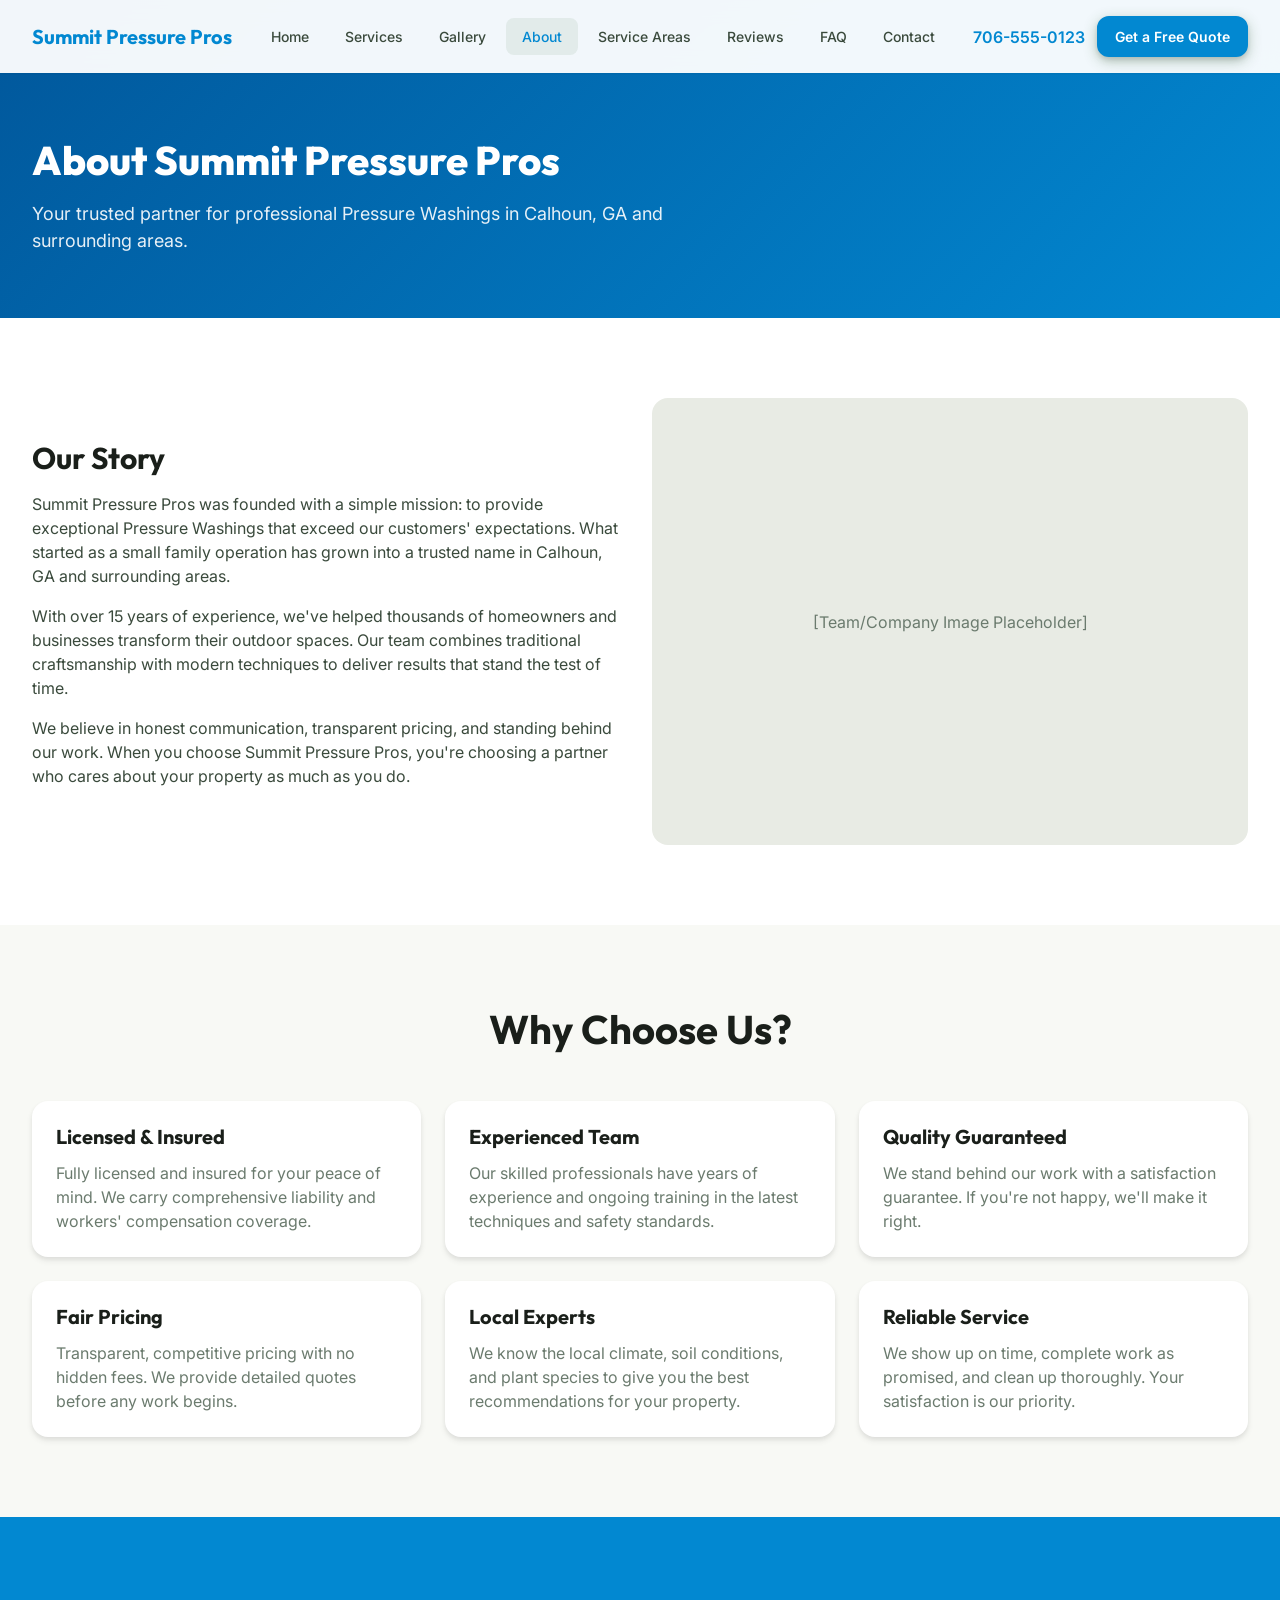
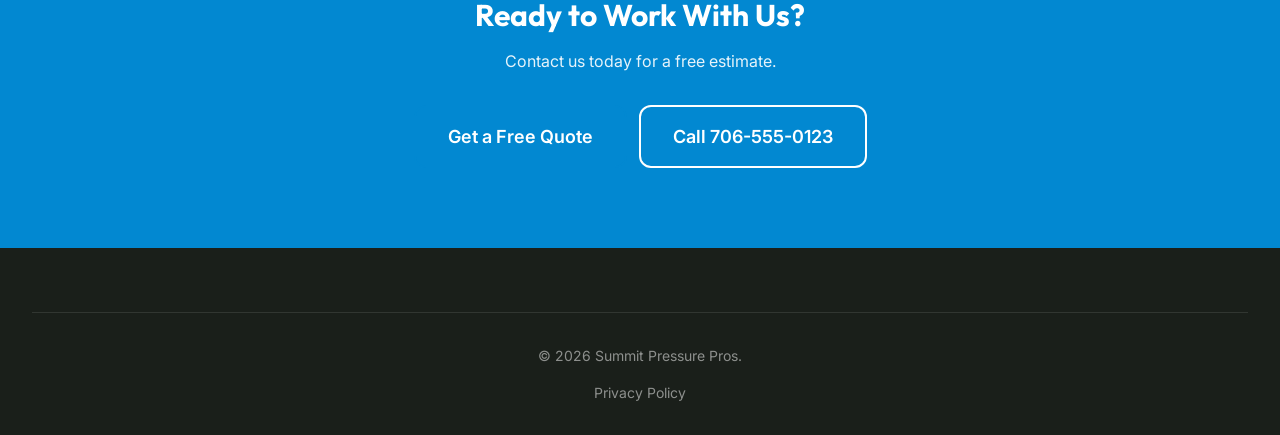
<file: about.html>
<!DOCTYPE html>
<html lang="en">

<head>
    <meta charset="UTF-8">
    <meta name="viewport" content="width=device-width, initial-scale=1.0">
    <meta name="description"
        content="About Summit Pressure Pros - Professional Pressure Washings in Calhoun, GA and surrounding areas. Learn about our team and commitment to quality.">
    <title>About Us | Summit Pressure Pros</title>
    <link rel="icon" type="image/x-icon" href="assets/images/favicon.ico">
    <link rel="preconnect" href="https://fonts.googleapis.com">
    <link rel="preconnect" href="https://fonts.gstatic.com" crossorigin>
    <link
        href="https://fonts.googleapis.com/css2?family=Inter:wght@400;500;600;700&family=Outfit:wght@600;700;800&display=swap"
        rel="stylesheet">
    <link rel="stylesheet" href="assets/css/styles.css">
</head>

<body>
    <header class="header">
        <div class="container">
            <div class="header__inner">
                <a href="index.html" class="header__logo">Summit Pressure Pros</a>
                <nav class="nav">
                    <ul class="nav__list">
                        <li><a href="index.html" class="nav__link">Home</a></li>
                        <li><a href="services/index.html" class="nav__link">Services</a></li>
                        <li><a href="gallery.html" class="nav__link">Gallery</a></li>
                        <li><a href="about.html" class="nav__link active">About</a></li>
                        <li><a href="service-areas.html" class="nav__link">Service Areas</a></li>
                        <li><a href="reviews.html" class="nav__link">Reviews</a></li>
                        <li><a href="faq.html" class="nav__link">FAQ</a></li>
                        <li><a href="contact.html" class="nav__link">Contact</a></li>
                    </ul>
                </nav>
                <div class="header__actions">
                    <a href="tel:706-555-0123" class="header__phone">706-555-0123</a>
                    <a href="booking.html" class="btn btn--primary btn--sm">Get a Free Quote</a>
                </div>
                <button class="menu-toggle" aria-label="Toggle menu"><span class="menu-toggle__bar"></span><span
                        class="menu-toggle__bar"></span><span class="menu-toggle__bar"></span></button>
            </div>
        </div>
    </header>

    <nav class="mobile-nav" aria-hidden="true">
        <ul class="mobile-nav__list">
            <li><a href="index.html" class="mobile-nav__link">Home</a></li>
            <li><a href="services/index.html" class="mobile-nav__link">Services</a></li>
            <li><a href="gallery.html" class="mobile-nav__link">Gallery</a></li>
            <li><a href="about.html" class="mobile-nav__link active">About</a></li>
            <li><a href="contact.html" class="mobile-nav__link">Contact</a></li>
        </ul>
        <div class="mobile-nav__cta">
            <a href="tel:706-555-0123" class="mobile-nav__phone">📞 706-555-0123</a>
            <a href="booking.html" class="btn btn--primary btn--full">Get a Free Quote</a>
        </div>
    </nav>

    <main>
        <section class="service-hero">
            <div class="container">
                <div class="service-hero__content">
                    <h1 class="service-hero__title">About Summit Pressure Pros</h1>
                    <p class="service-hero__text">Your trusted partner for professional Pressure Washings in
                        Calhoun, GA and surrounding areas.</p>
                </div>
            </div>
        </section>

        <section class="section">
            <div class="container">
                <div class="grid grid--2" style="align-items: center;">
                    <div>
                        <h2>Our Story</h2>
                        <p style="margin: 1rem 0;">Summit Pressure Pros was founded with a simple mission: to provide
                            exceptional Pressure Washings that exceed our customers' expectations. What
                            started as a small family operation has grown into a trusted name in Calhoun, GA and surrounding areas.</p>
                        <p style="margin: 1rem 0;">With over 15 years of experience, we've helped thousands of
                            homeowners and businesses transform their outdoor spaces. Our team combines traditional
                            craftsmanship with modern techniques to deliver results that stand the test of time.</p>
                        <p style="margin: 1rem 0;">We believe in honest communication, transparent pricing, and standing
                            behind our work. When you choose Summit Pressure Pros, you're choosing a partner who cares
                            about your property as much as you do.</p>
                    </div>
                    <div
                        style="background: var(--color-light-gray); border-radius: var(--radius-xl); aspect-ratio: 4/3; display: flex; align-items: center; justify-content: center; color: var(--color-medium-gray);">
                        [Team/Company Image Placeholder]
                    </div>
                </div>
            </div>
        </section>

        <section class="section section--light">
            <div class="container">
                <div class="section-header">
                    <h2 class="section-header__title">Why Choose Us?</h2>
                </div>
                <div class="grid grid--3">
                    <div class="card">
                        <h3 class="card__title">Licensed & Insured</h3>
                        <p class="card__text">Fully licensed and insured for your peace of mind. We carry comprehensive
                            liability and workers' compensation coverage.</p>
                    </div>
                    <div class="card">
                        <h3 class="card__title">Experienced Team</h3>
                        <p class="card__text">Our skilled professionals have years of experience and ongoing training in
                            the latest techniques and safety standards.</p>
                    </div>
                    <div class="card">
                        <h3 class="card__title">Quality Guaranteed</h3>
                        <p class="card__text">We stand behind our work with a satisfaction guarantee. If you're not
                            happy, we'll make it right.</p>
                    </div>
                    <div class="card">
                        <h3 class="card__title">Fair Pricing</h3>
                        <p class="card__text">Transparent, competitive pricing with no hidden fees. We provide detailed
                            quotes before any work begins.</p>
                    </div>
                    <div class="card">
                        <h3 class="card__title">Local Experts</h3>
                        <p class="card__text">We know the local climate, soil conditions, and plant species to give you
                            the best recommendations for your property.</p>
                    </div>
                    <div class="card">
                        <h3 class="card__title">Reliable Service</h3>
                        <p class="card__text">We show up on time, complete work as promised, and clean up thoroughly.
                            Your satisfaction is our priority.</p>
                    </div>
                </div>
            </div>
        </section>

        <section class="section section--primary">
            <div class="container text-center">
                <h2 style="color: white;">Ready to Work With Us?</h2>
                <p style="color: rgba(255,255,255,0.9); margin: 1rem auto 2rem;">Contact us today for a free estimate.
                </p>
                <div class="btn-group" style="justify-content: center;">
                    <a href="booking.html" class="btn btn--accent btn--lg">Get a Free Quote</a>
                    <a href="tel:706-555-0123" class="btn btn--outline btn--lg">Call 706-555-0123</a>
                </div>
            </div>
        </section>
    </main>

    <footer class="footer">
        <div class="container">
            <div class="footer__bottom">
                <p class="footer__copyright">&copy; <span data-year></span> Summit Pressure Pros.</p>
                <div class="footer__legal"><a href="privacy.html" class="footer__legal-link">Privacy Policy</a></div>
            </div>
        </div>
    </footer>

    <div class="mobile-cta-bar">
        <a href="tel:706-555-0123" class="mobile-cta-bar__btn mobile-cta-bar__btn--call">Call</a>
        <a href="sms:706-555-0123" class="mobile-cta-bar__btn mobile-cta-bar__btn--text">Text</a>
        <a href="booking.html" class="mobile-cta-bar__btn mobile-cta-bar__btn--book">Book</a>
    </div>

    <script src="assets/js/main.js"></script>
</body>

</html>
</file>
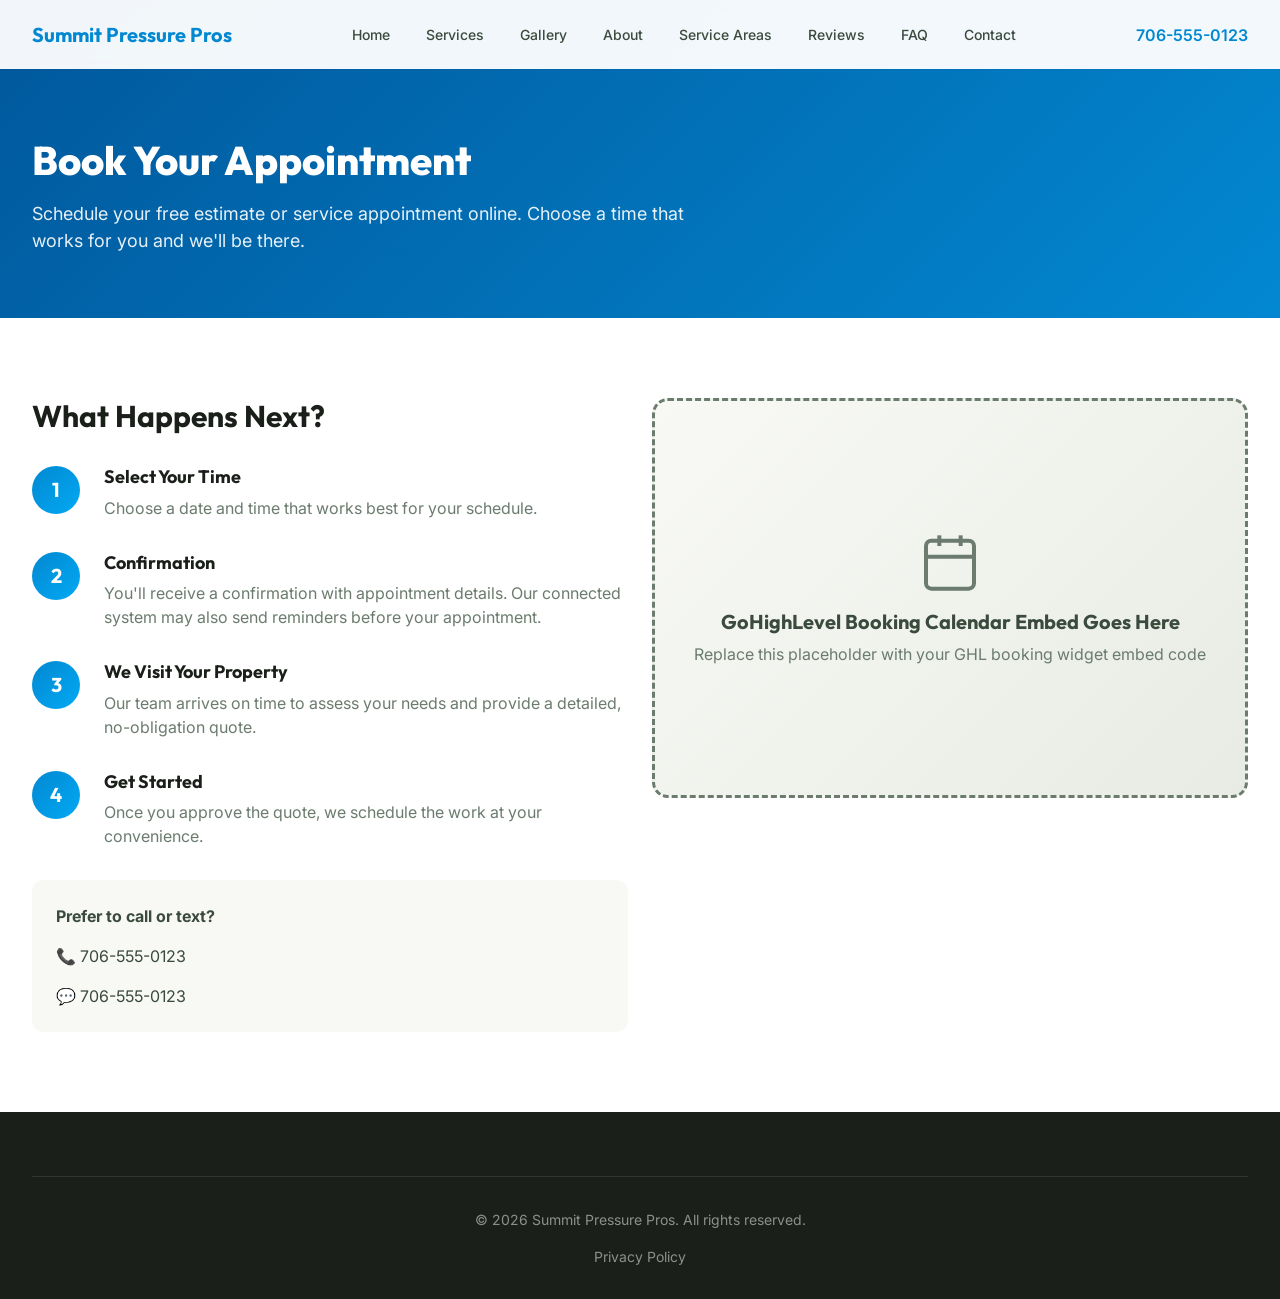
<file: booking.html>
<!DOCTYPE html>
<html lang="en">

<head>
    <meta charset="UTF-8">
    <meta name="viewport" content="width=device-width, initial-scale=1.0">
    <meta name="description"
        content="Book your Pressure Washing or construction appointment with Summit Pressure Pros. Easy online scheduling. Serving Calhoun, GA and surrounding areas.">
    <title>Book an Appointment | Summit Pressure Pros</title>
    <link rel="icon" type="image/x-icon" href="assets/images/favicon.ico">
    <link rel="preconnect" href="https://fonts.googleapis.com">
    <link rel="preconnect" href="https://fonts.gstatic.com" crossorigin>
    <link
        href="https://fonts.googleapis.com/css2?family=Inter:wght@400;500;600;700&family=Outfit:wght@600;700;800&display=swap"
        rel="stylesheet">
    <link rel="stylesheet" href="assets/css/styles.css">
</head>

<body>
    <header class="header">
        <div class="container">
            <div class="header__inner">
                <a href="index.html" class="header__logo">Summit Pressure Pros</a>
                <nav class="nav">
                    <ul class="nav__list">
                        <li><a href="index.html" class="nav__link">Home</a></li>
                        <li><a href="services/index.html" class="nav__link">Services</a></li>
                        <li><a href="gallery.html" class="nav__link">Gallery</a></li>
                        <li><a href="about.html" class="nav__link">About</a></li>
                        <li><a href="service-areas.html" class="nav__link">Service Areas</a></li>
                        <li><a href="reviews.html" class="nav__link">Reviews</a></li>
                        <li><a href="faq.html" class="nav__link">FAQ</a></li>
                        <li><a href="contact.html" class="nav__link">Contact</a></li>
                    </ul>
                </nav>
                <div class="header__actions">
                    <a href="tel:706-555-0123" class="header__phone">706-555-0123</a>
                </div>
                <button class="menu-toggle" aria-label="Toggle menu"><span class="menu-toggle__bar"></span><span
                        class="menu-toggle__bar"></span><span class="menu-toggle__bar"></span></button>
            </div>
        </div>
    </header>

    <nav class="mobile-nav" aria-hidden="true">
        <ul class="mobile-nav__list">
            <li><a href="index.html" class="mobile-nav__link">Home</a></li>
            <li><a href="services/index.html" class="mobile-nav__link">Services</a></li>
            <li><a href="gallery.html" class="mobile-nav__link">Gallery</a></li>
            <li><a href="about.html" class="mobile-nav__link">About</a></li>
            <li><a href="contact.html" class="mobile-nav__link">Contact</a></li>
        </ul>
        <div class="mobile-nav__cta">
            <a href="tel:706-555-0123" class="mobile-nav__phone">📞 706-555-0123</a>
        </div>
    </nav>

    <main>
        <section class="service-hero">
            <div class="container">
                <div class="service-hero__content">
                    <h1 class="service-hero__title">Book Your Appointment</h1>
                    <p class="service-hero__text">Schedule your free estimate or service appointment online. Choose a
                        time that works for you and we'll be there.</p>
                </div>
            </div>
        </section>

        <section class="section">
            <div class="container">
                <div class="grid grid--2" style="align-items: start;">
                    <div>
                        <h2>What Happens Next?</h2>
                        <div class="process-steps" style="margin-top: 2rem;">
                            <div class="process-step">
                                <div class="process-step__number">1</div>
                                <div class="process-step__content">
                                    <h3 class="process-step__title">Select Your Time</h3>
                                    <p class="process-step__text">Choose a date and time that works best for your
                                        schedule.</p>
                                </div>
                            </div>
                            <div class="process-step">
                                <div class="process-step__number">2</div>
                                <div class="process-step__content">
                                    <h3 class="process-step__title">Confirmation</h3>
                                    <p class="process-step__text">You'll receive a confirmation with appointment
                                        details. Our connected system may also send reminders before your appointment.
                                    </p>
                                </div>
                            </div>
                            <div class="process-step">
                                <div class="process-step__number">3</div>
                                <div class="process-step__content">
                                    <h3 class="process-step__title">We Visit Your Property</h3>
                                    <p class="process-step__text">Our team arrives on time to assess your needs and
                                        provide a detailed, no-obligation quote.</p>
                                </div>
                            </div>
                            <div class="process-step">
                                <div class="process-step__number">4</div>
                                <div class="process-step__content">
                                    <h3 class="process-step__title">Get Started</h3>
                                    <p class="process-step__text">Once you approve the quote, we schedule the work at
                                        your convenience.</p>
                                </div>
                            </div>
                        </div>

                        <div
                            style="margin-top: 2rem; padding: 1.5rem; background: var(--color-off-white); border-radius: var(--radius-lg);">
                            <p><strong>Prefer to call or text?</strong></p>
                            <p style="margin-top: 0.5rem;">📞 <a href="tel:706-555-0123">706-555-0123</a></p>
                            <p>💬 <a href="sms:706-555-0123">706-555-0123</a></p>
                        </div>
                    </div>

                    <div>
                        <!-- BOOKING_WIDGET_EMBED -->
                        <div class="ghl-embed-placeholder">
                            <svg class="ghl-embed-placeholder__icon" viewBox="0 0 24 24" fill="none"
                                stroke="currentColor" stroke-width="1.5">
                                <rect x="3" y="4" width="18" height="18" rx="2" ry="2" />
                                <line x1="16" y1="2" x2="16" y2="6" />
                                <line x1="8" y1="2" x2="8" y2="6" />
                                <line x1="3" y1="10" x2="21" y2="10" />
                            </svg>
                            <h3 class="ghl-embed-placeholder__title">GoHighLevel Booking Calendar Embed Goes Here</h3>
                            <p class="ghl-embed-placeholder__text">Replace this placeholder with your GHL booking widget
                                embed code</p>
                        </div>
                        <!-- END BOOKING_WIDGET_EMBED -->
                    </div>
                </div>
            </div>
        </section>
    </main>

    <footer class="footer">
        <div class="container">
            <div class="footer__bottom">
                <p class="footer__copyright">&copy; <span data-year></span> Summit Pressure Pros. All rights reserved.</p>
                <div class="footer__legal"><a href="privacy.html" class="footer__legal-link">Privacy Policy</a></div>
            </div>
        </div>
    </footer>

    <div class="mobile-cta-bar">
        <a href="tel:706-555-0123" class="mobile-cta-bar__btn mobile-cta-bar__btn--call">Call</a>
        <a href="sms:706-555-0123" class="mobile-cta-bar__btn mobile-cta-bar__btn--text">Text</a>
        <a href="contact.html" class="mobile-cta-bar__btn mobile-cta-bar__btn--book">Contact</a>
    </div>

    <script src="assets/js/main.js"></script>
</body>

</html>
</file>
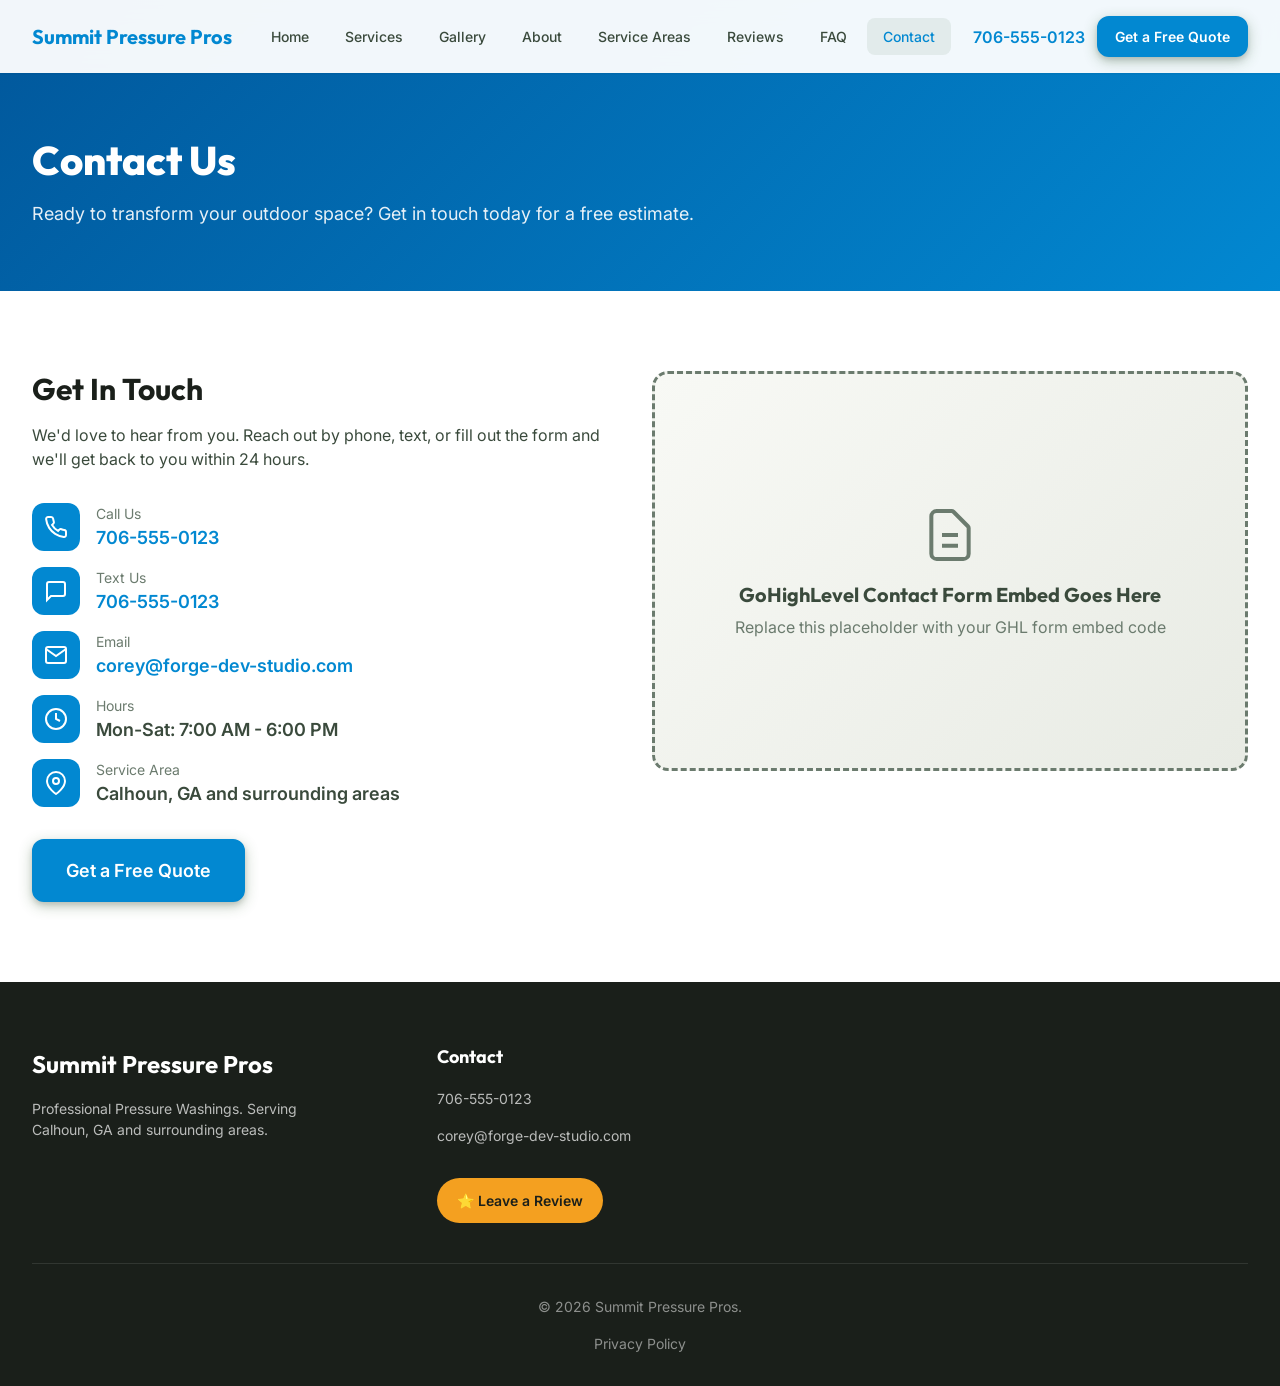
<file: contact.html>
<!DOCTYPE html>
<html lang="en">

<head>
    <meta charset="UTF-8">
    <meta name="viewport" content="width=device-width, initial-scale=1.0">
    <meta name="description"
        content="Contact Summit Pressure Pros for Pressure Washings in Calhoun, GA and surrounding areas. Call 706-555-0123 or fill out our form.">
    <title>Contact Us | Summit Pressure Pros</title>
    <link rel="icon" type="image/x-icon" href="assets/images/favicon.ico">
    <link rel="preconnect" href="https://fonts.googleapis.com">
    <link rel="preconnect" href="https://fonts.gstatic.com" crossorigin>
    <link
        href="https://fonts.googleapis.com/css2?family=Inter:wght@400;500;600;700&family=Outfit:wght@600;700;800&display=swap"
        rel="stylesheet">
    <link rel="stylesheet" href="assets/css/styles.css">
</head>

<body>
    <header class="header">
        <div class="container">
            <div class="header__inner">
                <a href="index.html" class="header__logo">Summit Pressure Pros</a>
                <nav class="nav">
                    <ul class="nav__list">
                        <li><a href="index.html" class="nav__link">Home</a></li>
                        <li><a href="services/index.html" class="nav__link">Services</a></li>
                        <li><a href="gallery.html" class="nav__link">Gallery</a></li>
                        <li><a href="about.html" class="nav__link">About</a></li>
                        <li><a href="service-areas.html" class="nav__link">Service Areas</a></li>
                        <li><a href="reviews.html" class="nav__link">Reviews</a></li>
                        <li><a href="faq.html" class="nav__link">FAQ</a></li>
                        <li><a href="contact.html" class="nav__link active">Contact</a></li>
                    </ul>
                </nav>
                <div class="header__actions">
                    <a href="tel:706-555-0123" class="header__phone">706-555-0123</a>
                    <a href="booking.html" class="btn btn--primary btn--sm">Get a Free Quote</a>
                </div>
                <button class="menu-toggle" aria-label="Toggle menu"><span class="menu-toggle__bar"></span><span
                        class="menu-toggle__bar"></span><span class="menu-toggle__bar"></span></button>
            </div>
        </div>
    </header>

    <nav class="mobile-nav" aria-hidden="true">
        <ul class="mobile-nav__list">
            <li><a href="index.html" class="mobile-nav__link">Home</a></li>
            <li><a href="services/index.html" class="mobile-nav__link">Services</a></li>
            <li><a href="gallery.html" class="mobile-nav__link">Gallery</a></li>
            <li><a href="about.html" class="mobile-nav__link">About</a></li>
            <li><a href="contact.html" class="mobile-nav__link active">Contact</a></li>
        </ul>
        <div class="mobile-nav__cta">
            <a href="tel:706-555-0123" class="mobile-nav__phone">📞 706-555-0123</a>
            <a href="booking.html" class="btn btn--primary btn--full">Get a Free Quote</a>
        </div>
    </nav>

    <main>
        <section class="service-hero">
            <div class="container">
                <div class="service-hero__content">
                    <h1 class="service-hero__title">Contact Us</h1>
                    <p class="service-hero__text">Ready to transform your outdoor space? Get in touch today for a free
                        estimate.</p>
                </div>
            </div>
        </section>

        <section class="section">
            <div class="container">
                <div class="grid grid--2" style="align-items: start;">
                    <div>
                        <h2>Get In Touch</h2>
                        <p style="margin: 1rem 0 2rem;">We'd love to hear from you. Reach out by phone, text, or fill
                            out the form and we'll get back to you within 24 hours.</p>

                        <div class="contact-info">
                            <div class="contact-info__item">
                                <div class="contact-info__icon">
                                    <svg viewBox="0 0 24 24" fill="none" stroke="currentColor" stroke-width="2">
                                        <path
                                            d="M22 16.92v3a2 2 0 0 1-2.18 2 19.79 19.79 0 0 1-8.63-3.07 19.5 19.5 0 0 1-6-6 19.79 19.79 0 0 1-3.07-8.67A2 2 0 0 1 4.11 2h3a2 2 0 0 1 2 1.72c.127.96.361 1.903.7 2.81a2 2 0 0 1-.45 2.11L8.09 9.91a16 16 0 0 0 6 6l1.27-1.27a2 2 0 0 1 2.11-.45c.907.339 1.85.573 2.81.7A2 2 0 0 1 22 16.92z" />
                                    </svg>
                                </div>
                                <div>
                                    <div class="contact-info__label">Call Us</div>
                                    <a href="tel:706-555-0123" class="contact-info__value contact-info__link">706-555-0123</a>
                                </div>
                            </div>
                            <div class="contact-info__item">
                                <div class="contact-info__icon">
                                    <svg viewBox="0 0 24 24" fill="none" stroke="currentColor" stroke-width="2">
                                        <path d="M21 15a2 2 0 0 1-2 2H7l-4 4V5a2 2 0 0 1 2-2h14a2 2 0 0 1 2 2z" />
                                    </svg>
                                </div>
                                <div>
                                    <div class="contact-info__label">Text Us</div>
                                    <a href="sms:706-555-0123"
                                        class="contact-info__value contact-info__link">706-555-0123</a>
                                </div>
                            </div>
                            <div class="contact-info__item">
                                <div class="contact-info__icon">
                                    <svg viewBox="0 0 24 24" fill="none" stroke="currentColor" stroke-width="2">
                                        <path
                                            d="M4 4h16c1.1 0 2 .9 2 2v12c0 1.1-.9 2-2 2H4c-1.1 0-2-.9-2-2V6c0-1.1.9-2 2-2z" />
                                        <polyline points="22,6 12,13 2,6" />
                                    </svg>
                                </div>
                                <div>
                                    <div class="contact-info__label">Email</div>
                                    <a href="mailto:corey@forge-dev-studio.com"
                                        class="contact-info__value contact-info__link">corey@forge-dev-studio.com</a>
                                </div>
                            </div>
                            <div class="contact-info__item">
                                <div class="contact-info__icon">
                                    <svg viewBox="0 0 24 24" fill="none" stroke="currentColor" stroke-width="2">
                                        <circle cx="12" cy="12" r="10" />
                                        <polyline points="12 6 12 12 16 14" />
                                    </svg>
                                </div>
                                <div>
                                    <div class="contact-info__label">Hours</div>
                                    <div class="contact-info__value">Mon-Sat: 7:00 AM - 6:00 PM</div>
                                </div>
                            </div>
                            <div class="contact-info__item">
                                <div class="contact-info__icon">
                                    <svg viewBox="0 0 24 24" fill="none" stroke="currentColor" stroke-width="2">
                                        <path d="M21 10c0 7-9 13-9 13s-9-6-9-13a9 9 0 0 1 18 0z" />
                                        <circle cx="12" cy="10" r="3" />
                                    </svg>
                                </div>
                                <div>
                                    <div class="contact-info__label">Service Area</div>
                                    <div class="contact-info__value">Calhoun, GA and surrounding areas</div>
                                </div>
                            </div>
                        </div>

                        <div style="margin-top: 2rem;">
                            <a href="booking.html" class="btn btn--primary btn--lg">Get a Free Quote</a>
                        </div>
                    </div>

                    <div>
                        <!-- CONTACT_FORM_EMBED -->
                        <div class="ghl-embed-placeholder">
                            <svg class="ghl-embed-placeholder__icon" viewBox="0 0 24 24" fill="none"
                                stroke="currentColor" stroke-width="1.5">
                                <path
                                    d="M9 12h6m-6 4h6m2 5H7a2 2 0 01-2-2V5a2 2 0 012-2h5.586a1 1 0 01.707.293l5.414 5.414a1 1 0 01.293.707V19a2 2 0 01-2 2z" />
                            </svg>
                            <h3 class="ghl-embed-placeholder__title">GoHighLevel Contact Form Embed Goes Here</h3>
                            <p class="ghl-embed-placeholder__text">Replace this placeholder with your GHL form embed
                                code</p>
                        </div>
                        <!-- END CONTACT_FORM_EMBED -->
                    </div>
                </div>
            </div>
        </section>
    </main>

    <footer class="footer">
        <div class="container">
            <div class="footer__grid">
                <div class="footer__brand">
                    <div class="footer__logo">Summit Pressure Pros</div>
                    <p class="footer__text">Professional Pressure Washings. Serving Calhoun, GA and surrounding areas.</p>
                </div>
                <div>
                    <h4 class="footer__column-title">Contact</h4>
                    <div class="footer__contact-item"><a href="tel:706-555-0123">706-555-0123</a></div>
                    <div class="footer__contact-item"><a href="mailto:corey@forge-dev-studio.com">corey@forge-dev-studio.com</a></div>
                    <a href="#" class="footer__review-btn" target="_blank">⭐ Leave a Review</a>
                </div>
            </div>
            <div class="footer__bottom">
                <p class="footer__copyright">&copy; <span data-year></span> Summit Pressure Pros.</p>
                <div class="footer__legal"><a href="privacy.html" class="footer__legal-link">Privacy Policy</a></div>
            </div>
        </div>
    </footer>

    <div class="mobile-cta-bar">
        <a href="tel:706-555-0123" class="mobile-cta-bar__btn mobile-cta-bar__btn--call">Call</a>
        <a href="sms:706-555-0123" class="mobile-cta-bar__btn mobile-cta-bar__btn--text">Text</a>
        <a href="booking.html" class="mobile-cta-bar__btn mobile-cta-bar__btn--book">Book</a>
    </div>

    <script src="assets/js/main.js"></script>
</body>

</html>
</file>
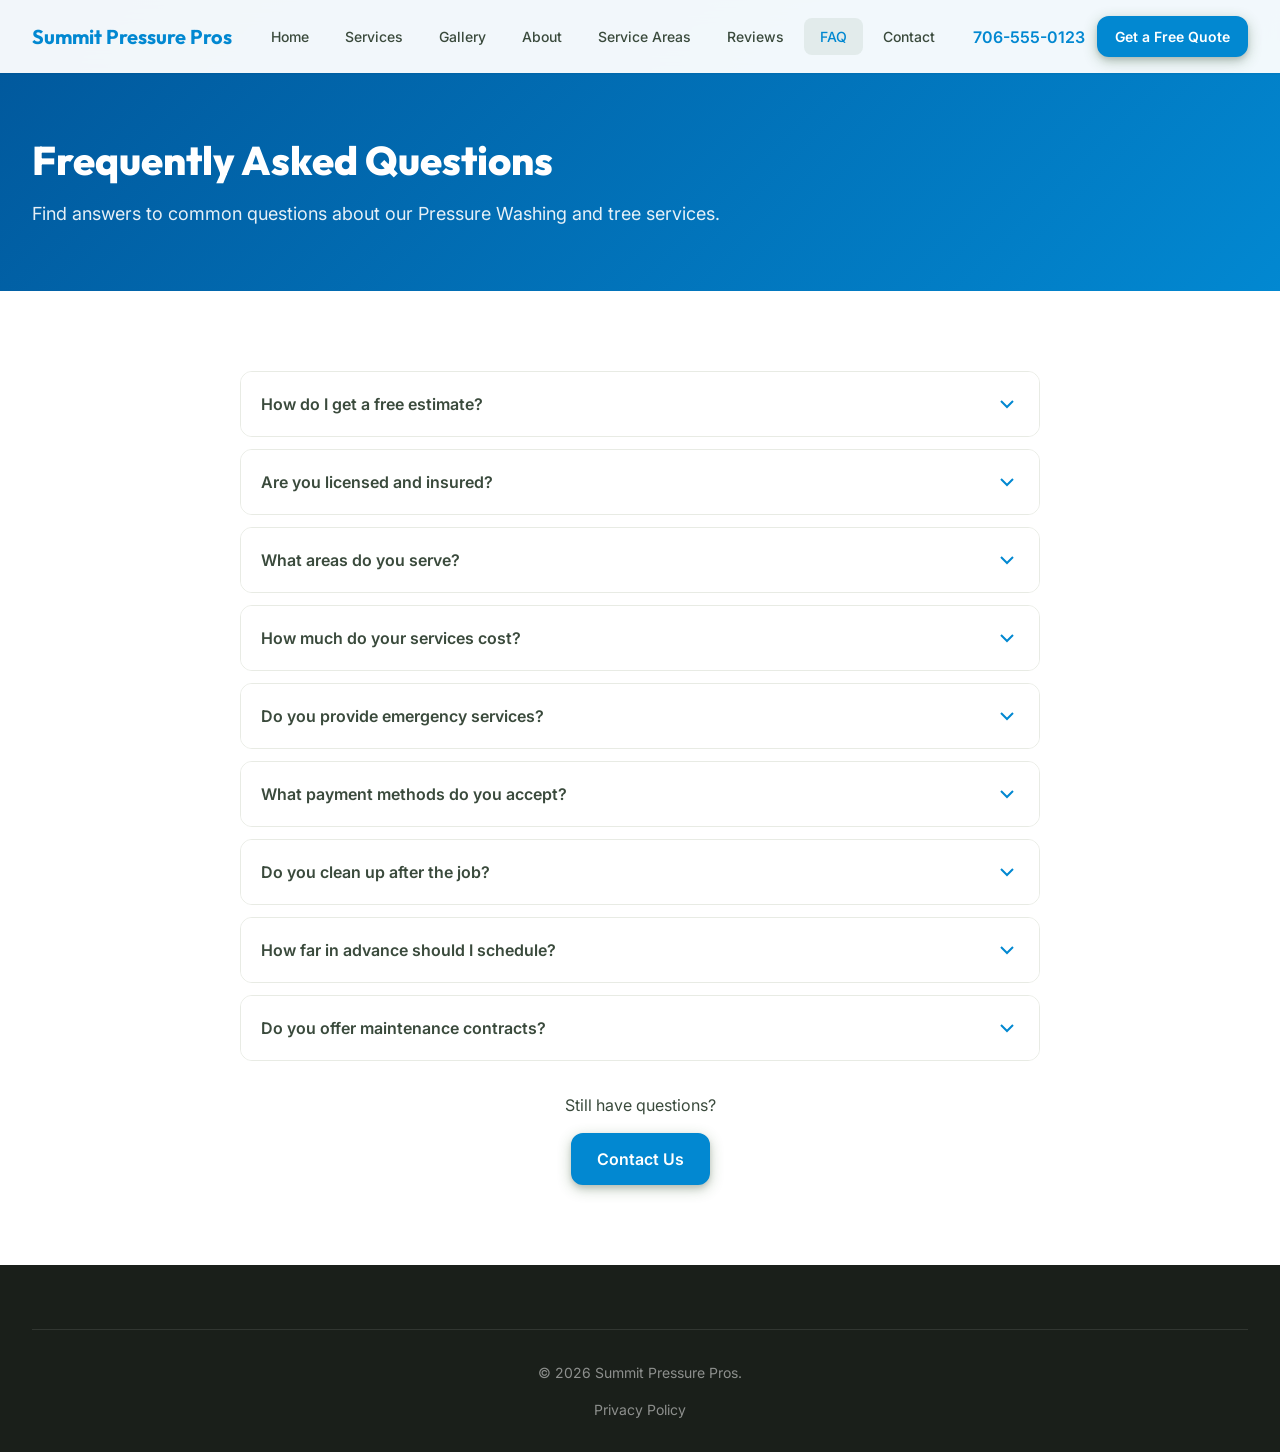
<file: faq.html>
<!DOCTYPE html>
<html lang="en">

<head>
    <meta charset="UTF-8">
    <meta name="viewport" content="width=device-width, initial-scale=1.0">
    <meta name="description"
        content="Frequently asked questions about Summit Pressure Pros Pressure Washings in Calhoun, GA and surrounding areas.">
    <title>FAQ | Summit Pressure Pros</title>
    <link rel="icon" type="image/x-icon" href="assets/images/favicon.ico">
    <link rel="preconnect" href="https://fonts.googleapis.com">
    <link rel="preconnect" href="https://fonts.gstatic.com" crossorigin>
    <link
        href="https://fonts.googleapis.com/css2?family=Inter:wght@400;500;600;700&family=Outfit:wght@600;700;800&display=swap"
        rel="stylesheet">
    <link rel="stylesheet" href="assets/css/styles.css">
</head>

<body>
    <header class="header">
        <div class="container">
            <div class="header__inner">
                <a href="index.html" class="header__logo">Summit Pressure Pros</a>
                <nav class="nav">
                    <ul class="nav__list">
                        <li><a href="index.html" class="nav__link">Home</a></li>
                        <li><a href="services/index.html" class="nav__link">Services</a></li>
                        <li><a href="gallery.html" class="nav__link">Gallery</a></li>
                        <li><a href="about.html" class="nav__link">About</a></li>
                        <li><a href="service-areas.html" class="nav__link">Service Areas</a></li>
                        <li><a href="reviews.html" class="nav__link">Reviews</a></li>
                        <li><a href="faq.html" class="nav__link active">FAQ</a></li>
                        <li><a href="contact.html" class="nav__link">Contact</a></li>
                    </ul>
                </nav>
                <div class="header__actions">
                    <a href="tel:706-555-0123" class="header__phone">706-555-0123</a>
                    <a href="booking.html" class="btn btn--primary btn--sm">Get a Free Quote</a>
                </div>
                <button class="menu-toggle" aria-label="Toggle menu"><span class="menu-toggle__bar"></span><span
                        class="menu-toggle__bar"></span><span class="menu-toggle__bar"></span></button>
            </div>
        </div>
    </header>

    <nav class="mobile-nav" aria-hidden="true">
        <ul class="mobile-nav__list">
            <li><a href="index.html" class="mobile-nav__link">Home</a></li>
            <li><a href="services/index.html" class="mobile-nav__link">Services</a></li>
            <li><a href="about.html" class="mobile-nav__link">About</a></li>
            <li><a href="faq.html" class="mobile-nav__link active">FAQ</a></li>
            <li><a href="contact.html" class="mobile-nav__link">Contact</a></li>
        </ul>
        <div class="mobile-nav__cta">
            <a href="tel:706-555-0123" class="mobile-nav__phone">📞 706-555-0123</a>
            <a href="booking.html" class="btn btn--primary btn--full">Get a Free Quote</a>
        </div>
    </nav>

    <main>
        <section class="service-hero">
            <div class="container">
                <div class="service-hero__content">
                    <h1 class="service-hero__title">Frequently Asked Questions</h1>
                    <p class="service-hero__text">Find answers to common questions about our Pressure Washing and tree
                        services.</p>
                </div>
            </div>
        </section>

        <section class="section">
            <div class="container">
                <div class="faq-list" style="max-width: 800px; margin: 0 auto;">
                    <div class="faq-item">
                        <button class="faq-item__question">How do I get a free estimate?<svg class="faq-item__icon"
                                viewBox="0 0 24 24" fill="none" stroke="currentColor" stroke-width="2">
                                <path d="M6 9l6 6 6-6" />
                            </svg></button>
                        <div class="faq-item__answer">
                            <div class="faq-item__answer-inner">
                                <p>Call us at <a href="tel:706-555-0123">706-555-0123</a>, text us at <a
                                        href="sms:706-555-0123">706-555-0123</a>, or use our <a
                                        href="booking.html">online booking form</a>. We'll schedule a convenient time to
                                    visit your property.</p>
                            </div>
                        </div>
                    </div>

                    <div class="faq-item">
                        <button class="faq-item__question">Are you licensed and insured?<svg class="faq-item__icon"
                                viewBox="0 0 24 24" fill="none" stroke="currentColor" stroke-width="2">
                                <path d="M6 9l6 6 6-6" />
                            </svg></button>
                        <div class="faq-item__answer">
                            <div class="faq-item__answer-inner">
                                <p>Yes, we are fully licensed and insured with comprehensive liability and workers'
                                    compensation coverage to protect you and your property.</p>
                            </div>
                        </div>
                    </div>

                    <div class="faq-item">
                        <button class="faq-item__question">What areas do you serve?<svg class="faq-item__icon"
                                viewBox="0 0 24 24" fill="none" stroke="currentColor" stroke-width="2">
                                <path d="M6 9l6 6 6-6" />
                            </svg></button>
                        <div class="faq-item__answer">
                            <div class="faq-item__answer-inner">
                                <p>We serve Calhoun, GA and surrounding areas and surrounding areas. Visit our <a
                                        href="service-areas.html">service areas page</a> for a complete list.</p>
                            </div>
                        </div>
                    </div>

                    <div class="faq-item">
                        <button class="faq-item__question">How much do your services cost?<svg class="faq-item__icon"
                                viewBox="0 0 24 24" fill="none" stroke="currentColor" stroke-width="2">
                                <path d="M6 9l6 6 6-6" />
                            </svg></button>
                        <div class="faq-item__answer">
                            <div class="faq-item__answer-inner">
                                <p>Pricing depends on the scope of work, property size, and specific services needed. We
                                    provide free, no-obligation estimates with transparent pricing.</p>
                            </div>
                        </div>
                    </div>

                    <div class="faq-item">
                        <button class="faq-item__question">Do you provide emergency services?<svg class="faq-item__icon"
                                viewBox="0 0 24 24" fill="none" stroke="currentColor" stroke-width="2">
                                <path d="M6 9l6 6 6-6" />
                            </svg></button>
                        <div class="faq-item__answer">
                            <div class="faq-item__answer-inner">
                                <p>Yes, we offer emergency constructions for storm damage and hazardous situations. Call
                                    us immediately at <a href="tel:706-555-0123">706-555-0123</a> for urgent assistance.</p>
                            </div>
                        </div>
                    </div>

                    <div class="faq-item">
                        <button class="faq-item__question">What payment methods do you accept?<svg
                                class="faq-item__icon" viewBox="0 0 24 24" fill="none" stroke="currentColor"
                                stroke-width="2">
                                <path d="M6 9l6 6 6-6" />
                            </svg></button>
                        <div class="faq-item__answer">
                            <div class="faq-item__answer-inner">
                                <p>We accept cash, checks, and all major credit cards. Payment is due upon completion of
                                    work unless other arrangements are made.</p>
                            </div>
                        </div>
                    </div>

                    <div class="faq-item">
                        <button class="faq-item__question">Do you clean up after the job?<svg class="faq-item__icon"
                                viewBox="0 0 24 24" fill="none" stroke="currentColor" stroke-width="2">
                                <path d="M6 9l6 6 6-6" />
                            </svg></button>
                        <div class="faq-item__answer">
                            <div class="faq-item__answer-inner">
                                <p>Absolutely. Complete cleanup is included with every job. We remove all debris and
                                    leave your property cleaner than when we arrived.</p>
                            </div>
                        </div>
                    </div>

                    <div class="faq-item">
                        <button class="faq-item__question">How far in advance should I schedule?<svg
                                class="faq-item__icon" viewBox="0 0 24 24" fill="none" stroke="currentColor"
                                stroke-width="2">
                                <path d="M6 9l6 6 6-6" />
                            </svg></button>
                        <div class="faq-item__answer">
                            <div class="faq-item__answer-inner">
                                <p>We recommend scheduling at least 1-2 weeks in advance, especially during busy
                                    seasons. Contact us to check current availability.</p>
                            </div>
                        </div>
                    </div>

                    <div class="faq-item">
                        <button class="faq-item__question">Do you offer maintenance contracts?<svg
                                class="faq-item__icon" viewBox="0 0 24 24" fill="none" stroke="currentColor"
                                stroke-width="2">
                                <path d="M6 9l6 6 6-6" />
                            </svg></button>
                        <div class="faq-item__answer">
                            <div class="faq-item__answer-inner">
                                <p>Yes, we offer weekly, bi-weekly, and monthly maintenance packages. Contact us to
                                    discuss a plan tailored to your property's needs.</p>
                            </div>
                        </div>
                    </div>
                </div>

                <div class="text-center mt-8">
                    <p style="margin-bottom: 1rem;">Still have questions?</p>
                    <a href="contact.html" class="btn btn--primary">Contact Us</a>
                </div>
            </div>
        </section>
    </main>

    <footer class="footer">
        <div class="container">
            <div class="footer__bottom">
                <p class="footer__copyright">&copy; <span data-year></span> Summit Pressure Pros.</p>
                <div class="footer__legal"><a href="privacy.html" class="footer__legal-link">Privacy Policy</a></div>
            </div>
        </div>
    </footer>

    <div class="mobile-cta-bar">
        <a href="tel:706-555-0123" class="mobile-cta-bar__btn mobile-cta-bar__btn--call">Call</a>
        <a href="sms:706-555-0123" class="mobile-cta-bar__btn mobile-cta-bar__btn--text">Text</a>
        <a href="booking.html" class="mobile-cta-bar__btn mobile-cta-bar__btn--book">Book</a>
    </div>

    <script src="assets/js/main.js"></script>
</body>

</html>
</file>
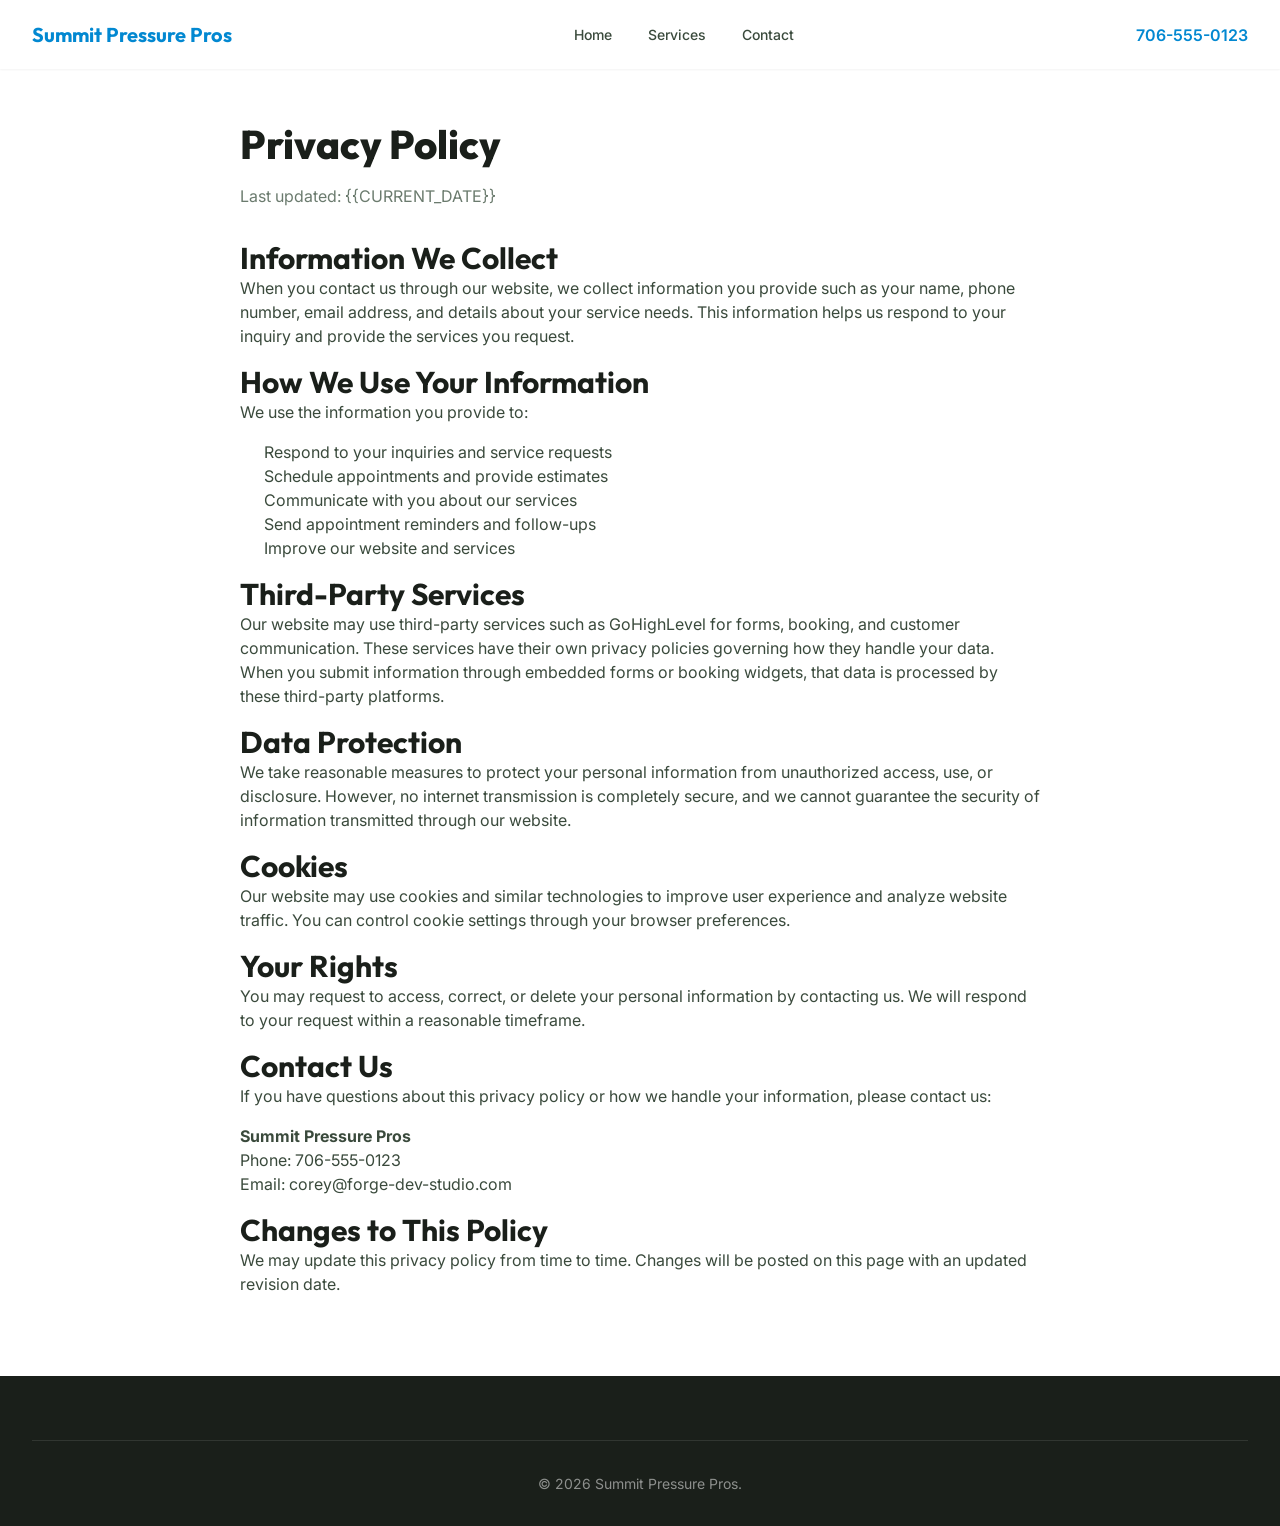
<file: privacy.html>
<!DOCTYPE html>
<html lang="en">

<head>
    <meta charset="UTF-8">
    <meta name="viewport" content="width=device-width, initial-scale=1.0">
    <meta name="description"
        content="Privacy Policy for Summit Pressure Pros. Learn how we collect, use, and protect your information.">
    <title>Privacy Policy | Summit Pressure Pros</title>
    <link rel="icon" type="image/x-icon" href="assets/images/favicon.ico">
    <link rel="preconnect" href="https://fonts.googleapis.com">
    <link rel="preconnect" href="https://fonts.gstatic.com" crossorigin>
    <link
        href="https://fonts.googleapis.com/css2?family=Inter:wght@400;500;600;700&family=Outfit:wght@600;700;800&display=swap"
        rel="stylesheet">
    <link rel="stylesheet" href="assets/css/styles.css">
</head>

<body>
    <header class="header">
        <div class="container">
            <div class="header__inner">
                <a href="index.html" class="header__logo">Summit Pressure Pros</a>
                <nav class="nav">
                    <ul class="nav__list">
                        <li><a href="index.html" class="nav__link">Home</a></li>
                        <li><a href="services/index.html" class="nav__link">Services</a></li>
                        <li><a href="contact.html" class="nav__link">Contact</a></li>
                    </ul>
                </nav>
                <div class="header__actions">
                    <a href="tel:706-555-0123" class="header__phone">706-555-0123</a>
                </div>
                <button class="menu-toggle" aria-label="Toggle menu"><span class="menu-toggle__bar"></span><span
                        class="menu-toggle__bar"></span><span class="menu-toggle__bar"></span></button>
            </div>
        </div>
    </header>

    <main>
        <section class="section" style="padding-top: calc(72px + 3rem);">
            <div class="container">
                <div style="max-width: 800px; margin: 0 auto;">
                    <h1>Privacy Policy</h1>
                    <p style="color: var(--color-medium-gray); margin: 1rem 0 2rem;">Last updated: {{CURRENT_DATE}}</p>

                    <h2>Information We Collect</h2>
                    <p>When you contact us through our website, we collect information you provide such as your name,
                        phone number, email address, and details about your service needs. This information helps us
                        respond to your inquiry and provide the services you request.</p>

                    <h2>How We Use Your Information</h2>
                    <p>We use the information you provide to:</p>
                    <ul style="margin: 1rem 0; padding-left: 1.5rem;">
                        <li>Respond to your inquiries and service requests</li>
                        <li>Schedule appointments and provide estimates</li>
                        <li>Communicate with you about our services</li>
                        <li>Send appointment reminders and follow-ups</li>
                        <li>Improve our website and services</li>
                    </ul>

                    <h2>Third-Party Services</h2>
                    <p>Our website may use third-party services such as GoHighLevel for forms, booking, and customer
                        communication. These services have their own privacy policies governing how they handle your
                        data. When you submit information through embedded forms or booking widgets, that data is
                        processed by these third-party platforms.</p>

                    <h2>Data Protection</h2>
                    <p>We take reasonable measures to protect your personal information from unauthorized access, use,
                        or disclosure. However, no internet transmission is completely secure, and we cannot guarantee
                        the security of information transmitted through our website.</p>

                    <h2>Cookies</h2>
                    <p>Our website may use cookies and similar technologies to improve user experience and analyze
                        website traffic. You can control cookie settings through your browser preferences.</p>

                    <h2>Your Rights</h2>
                    <p>You may request to access, correct, or delete your personal information by contacting us. We will
                        respond to your request within a reasonable timeframe.</p>

                    <h2>Contact Us</h2>
                    <p>If you have questions about this privacy policy or how we handle your information, please contact
                        us:</p>
                    <p style="margin-top: 1rem;">
                        <strong>Summit Pressure Pros</strong><br>
                        Phone: <a href="tel:706-555-0123">706-555-0123</a><br>
                        Email: <a href="mailto:corey@forge-dev-studio.com">corey@forge-dev-studio.com</a>
                    </p>

                    <h2>Changes to This Policy</h2>
                    <p>We may update this privacy policy from time to time. Changes will be posted on this page with an
                        updated revision date.</p>
                </div>
            </div>
        </section>
    </main>

    <footer class="footer">
        <div class="container">
            <div class="footer__bottom">
                <p class="footer__copyright">&copy; <span data-year></span> Summit Pressure Pros.</p>
            </div>
        </div>
    </footer>

    <script src="assets/js/main.js"></script>
</body>

</html>
</file>
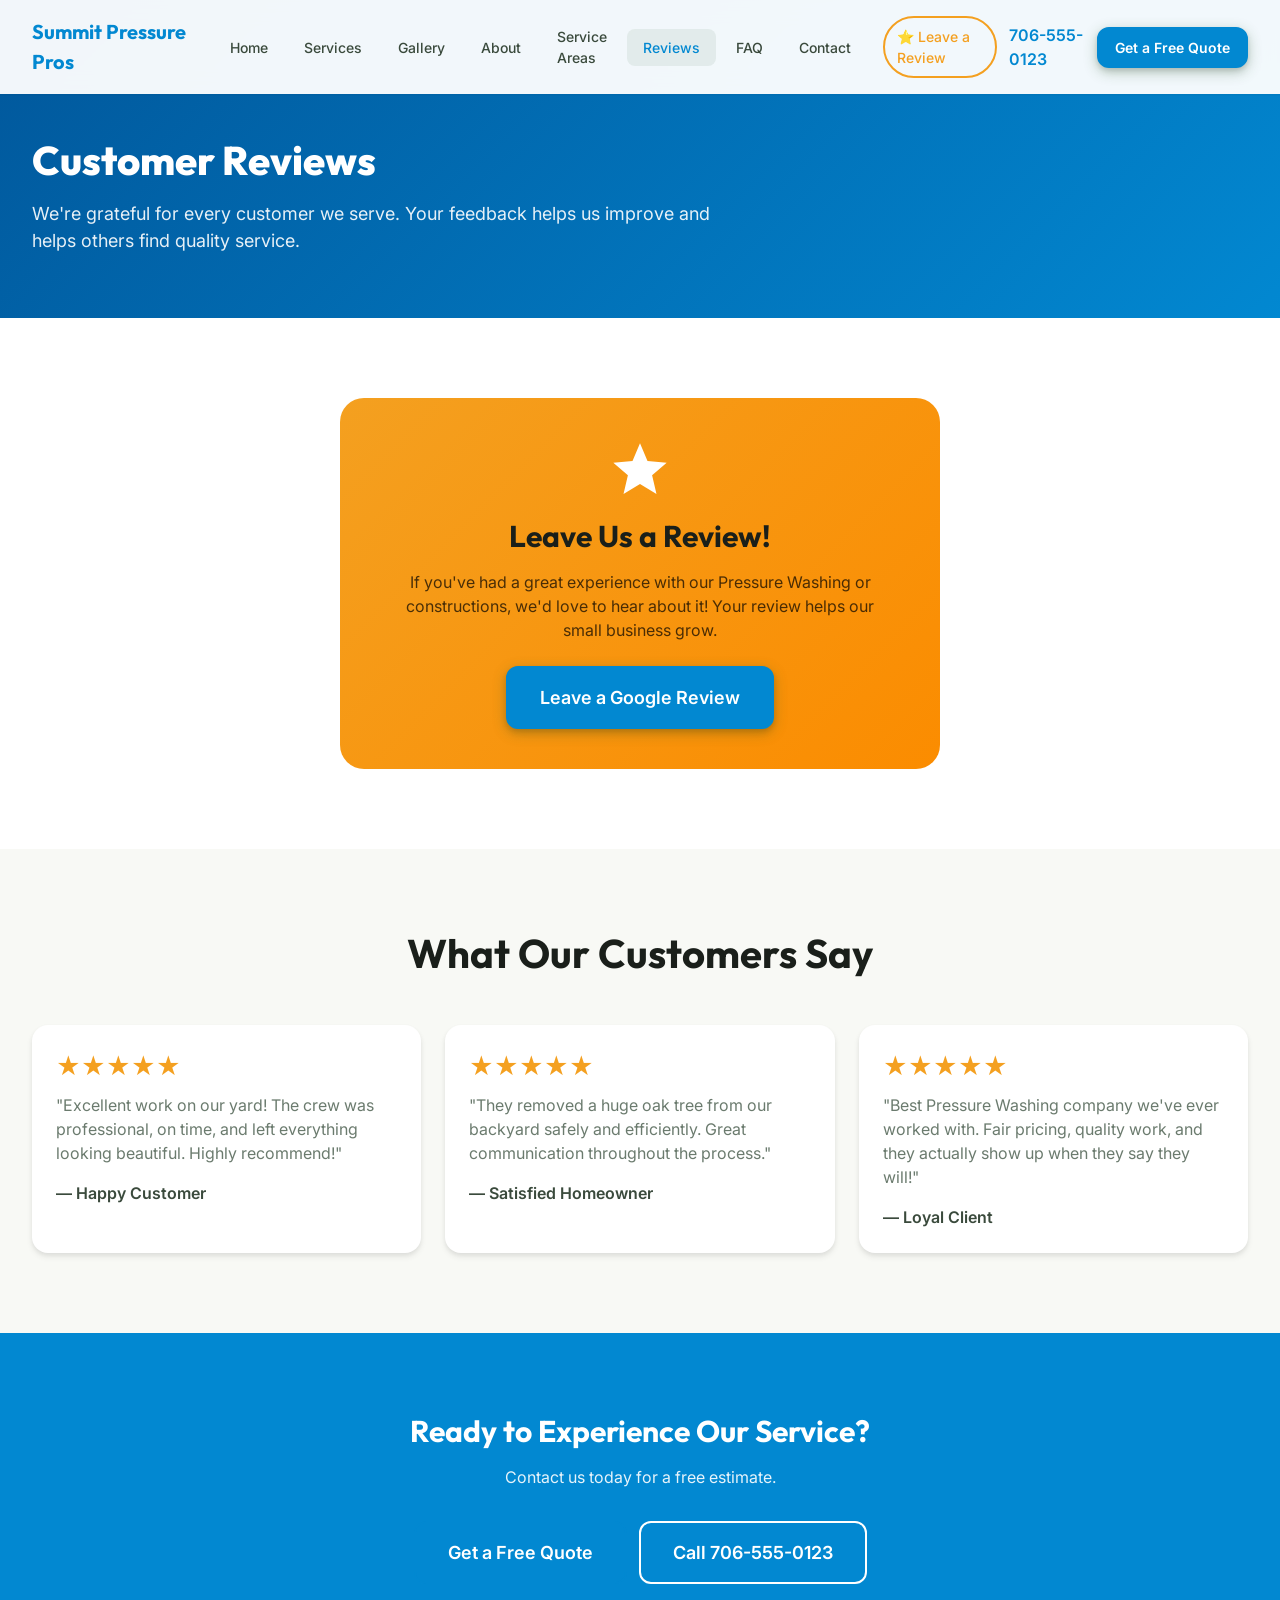
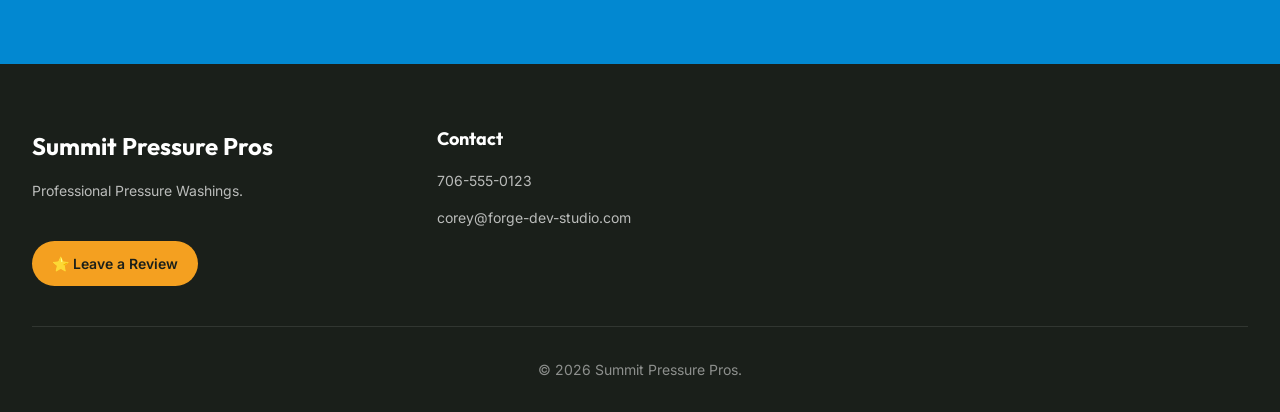
<file: reviews.html>
<!DOCTYPE html>
<html lang="en">

<head>
    <meta charset="UTF-8">
    <meta name="viewport" content="width=device-width, initial-scale=1.0">
    <meta name="description"
        content="Leave a review for Summit Pressure Pros. We value your feedback on our Pressure Washings in Calhoun, GA and surrounding areas.">
    <title>Reviews | Summit Pressure Pros</title>
    <link rel="icon" type="image/x-icon" href="assets/images/favicon.ico">
    <link rel="preconnect" href="https://fonts.googleapis.com">
    <link rel="preconnect" href="https://fonts.gstatic.com" crossorigin>
    <link
        href="https://fonts.googleapis.com/css2?family=Inter:wght@400;500;600;700&family=Outfit:wght@600;700;800&display=swap"
        rel="stylesheet">
    <link rel="stylesheet" href="assets/css/styles.css">
</head>

<body>
    <header class="header">
        <div class="container">
            <div class="header__inner">
                <a href="index.html" class="header__logo">Summit Pressure Pros</a>
                <nav class="nav">
                    <ul class="nav__list">
                        <li><a href="index.html" class="nav__link">Home</a></li>
                        <li><a href="services/index.html" class="nav__link">Services</a></li>
                        <li><a href="gallery.html" class="nav__link">Gallery</a></li>
                        <li><a href="about.html" class="nav__link">About</a></li>
                        <li><a href="service-areas.html" class="nav__link">Service Areas</a></li>
                        <li><a href="reviews.html" class="nav__link active">Reviews</a></li>
                        <li><a href="faq.html" class="nav__link">FAQ</a></li>
                        <li><a href="contact.html" class="nav__link">Contact</a></li>
                    </ul>
                </nav>
                <div class="header__actions">
                    <a href="#" class="header__review-link" target="_blank">⭐ Leave a Review</a>
                    <a href="tel:706-555-0123" class="header__phone">706-555-0123</a>
                    <a href="booking.html" class="btn btn--primary btn--sm">Get a Free Quote</a>
                </div>
                <button class="menu-toggle" aria-label="Toggle menu"><span class="menu-toggle__bar"></span><span
                        class="menu-toggle__bar"></span><span class="menu-toggle__bar"></span></button>
            </div>
        </div>
    </header>

    <nav class="mobile-nav" aria-hidden="true">
        <ul class="mobile-nav__list">
            <li><a href="index.html" class="mobile-nav__link">Home</a></li>
            <li><a href="services/index.html" class="mobile-nav__link">Services</a></li>
            <li><a href="about.html" class="mobile-nav__link">About</a></li>
            <li><a href="reviews.html" class="mobile-nav__link active">Reviews</a></li>
            <li><a href="contact.html" class="mobile-nav__link">Contact</a></li>
        </ul>
        <div class="mobile-nav__cta">
            <a href="tel:706-555-0123" class="mobile-nav__phone">📞 706-555-0123</a>
            <a href="#" class="btn btn--accent btn--full" target="_blank">⭐ Leave a Google
                Review</a>
        </div>
    </nav>

    <main>
        <section class="service-hero">
            <div class="container">
                <div class="service-hero__content">
                    <h1 class="service-hero__title">Customer Reviews</h1>
                    <p class="service-hero__text">We're grateful for every customer we serve. Your feedback helps us
                        improve and helps others find quality service.</p>
                </div>
            </div>
        </section>

        <section class="section">
            <div class="container">
                <div class="review-cta" style="max-width: 600px; margin: 0 auto;">
                    <svg class="review-cta__icon" viewBox="0 0 24 24" fill="currentColor">
                        <path
                            d="M12 17.27L18.18 21l-1.64-7.03L22 9.24l-7.19-.61L12 2 9.19 8.63 2 9.24l5.46 4.73L5.82 21z" />
                    </svg>
                    <h2 class="review-cta__title">Leave Us a Review!</h2>
                    <p class="review-cta__text">If you've had a great experience with our Pressure Washing or constructions,
                        we'd love to hear about it! Your review helps our small business grow.</p>
                    <a href="#" class="btn btn--primary btn--lg" target="_blank"
                        rel="noopener">Leave a Google Review</a>
                </div>
            </div>
        </section>

        <section class="section section--light">
            <div class="container">
                <div class="section-header">
                    <h2 class="section-header__title">What Our Customers Say</h2>
                </div>
                <div class="grid grid--3">
                    <div class="card">
                        <div style="color: var(--color-accent); font-size: 1.5rem; margin-bottom: 0.5rem;">★★★★★</div>
                        <p class="card__text">"Excellent work on our yard! The crew was professional, on time, and left
                            everything looking beautiful. Highly recommend!"</p>
                        <p style="font-weight: 600; margin-top: 1rem;">— Happy Customer</p>
                    </div>
                    <div class="card">
                        <div style="color: var(--color-accent); font-size: 1.5rem; margin-bottom: 0.5rem;">★★★★★</div>
                        <p class="card__text">"They removed a huge oak tree from our backyard safely and efficiently.
                            Great communication throughout the process."</p>
                        <p style="font-weight: 600; margin-top: 1rem;">— Satisfied Homeowner</p>
                    </div>
                    <div class="card">
                        <div style="color: var(--color-accent); font-size: 1.5rem; margin-bottom: 0.5rem;">★★★★★</div>
                        <p class="card__text">"Best Pressure Washing company we've ever worked with. Fair pricing, quality
                            work, and they actually show up when they say they will!"</p>
                        <p style="font-weight: 600; margin-top: 1rem;">— Loyal Client</p>
                    </div>
                </div>
            </div>
        </section>

        <section class="section section--primary">
            <div class="container text-center">
                <h2 style="color: white;">Ready to Experience Our Service?</h2>
                <p style="color: rgba(255,255,255,0.9); margin: 1rem auto 2rem;">Contact us today for a free estimate.
                </p>
                <div class="btn-group" style="justify-content: center;">
                    <a href="booking.html" class="btn btn--accent btn--lg">Get a Free Quote</a>
                    <a href="tel:706-555-0123" class="btn btn--outline btn--lg">Call 706-555-0123</a>
                </div>
            </div>
        </section>
    </main>

    <footer class="footer">
        <div class="container">
            <div class="footer__grid">
                <div class="footer__brand">
                    <div class="footer__logo">Summit Pressure Pros</div>
                    <p class="footer__text">Professional Pressure Washings.</p>
                    <a href="#" class="footer__review-btn" target="_blank">⭐ Leave a Review</a>
                </div>
                <div>
                    <h4 class="footer__column-title">Contact</h4>
                    <div class="footer__contact-item"><a href="tel:706-555-0123">706-555-0123</a></div>
                    <div class="footer__contact-item"><a href="mailto:corey@forge-dev-studio.com">corey@forge-dev-studio.com</a></div>
                </div>
            </div>
            <div class="footer__bottom">
                <p class="footer__copyright">&copy; <span data-year></span> Summit Pressure Pros.</p>
            </div>
        </div>
    </footer>

    <div class="mobile-cta-bar">
        <a href="tel:706-555-0123" class="mobile-cta-bar__btn mobile-cta-bar__btn--call">Call</a>
        <a href="sms:706-555-0123" class="mobile-cta-bar__btn mobile-cta-bar__btn--text">Text</a>
        <a href="booking.html" class="mobile-cta-bar__btn mobile-cta-bar__btn--book">Book</a>
    </div>

    <script src="assets/js/main.js"></script>
</body>

</html>
</file>
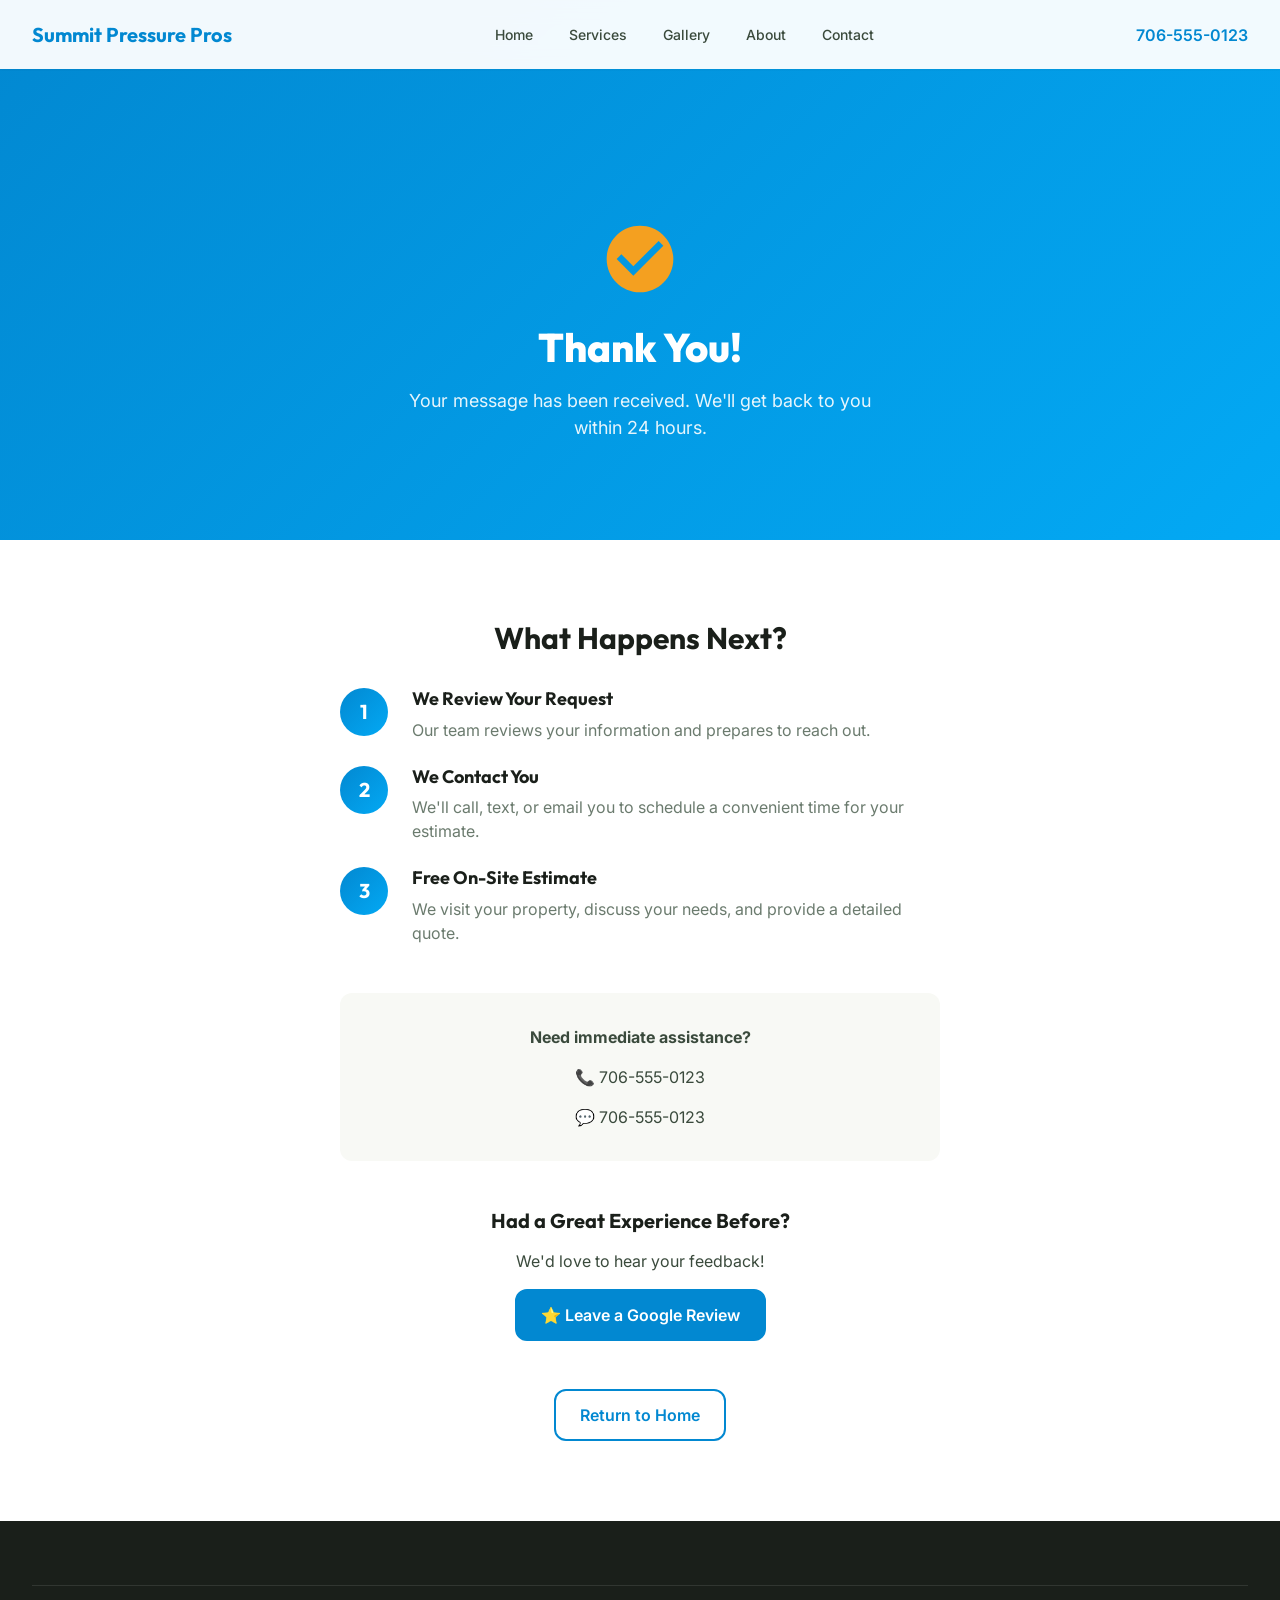
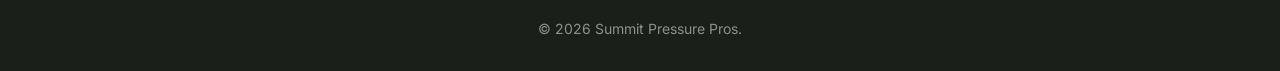
<file: thank-you.html>
<!DOCTYPE html>
<html lang="en">

<head>
    <meta charset="UTF-8">
    <meta name="viewport" content="width=device-width, initial-scale=1.0">
    <meta name="description" content="Thank you for contacting Summit Pressure Pros. We'll be in touch soon.">
    <title>Thank You | Summit Pressure Pros</title>
    <link rel="icon" type="image/x-icon" href="assets/images/favicon.ico">
    <link rel="preconnect" href="https://fonts.googleapis.com">
    <link rel="preconnect" href="https://fonts.gstatic.com" crossorigin>
    <link
        href="https://fonts.googleapis.com/css2?family=Inter:wght@400;500;600;700&family=Outfit:wght@600;700;800&display=swap"
        rel="stylesheet">
    <link rel="stylesheet" href="assets/css/styles.css">
</head>

<body>
    <header class="header">
        <div class="container">
            <div class="header__inner">
                <a href="index.html" class="header__logo">Summit Pressure Pros</a>
                <nav class="nav">
                    <ul class="nav__list">
                        <li><a href="index.html" class="nav__link">Home</a></li>
                        <li><a href="services/index.html" class="nav__link">Services</a></li>
                        <li><a href="gallery.html" class="nav__link">Gallery</a></li>
                        <li><a href="about.html" class="nav__link">About</a></li>
                        <li><a href="contact.html" class="nav__link">Contact</a></li>
                    </ul>
                </nav>
                <div class="header__actions">
                    <a href="tel:706-555-0123" class="header__phone">706-555-0123</a>
                </div>
                <button class="menu-toggle" aria-label="Toggle menu"><span class="menu-toggle__bar"></span><span
                        class="menu-toggle__bar"></span><span class="menu-toggle__bar"></span></button>
            </div>
        </div>
    </header>

    <main>
        <section class="thank-you-hero">
            <div class="container">
                <svg class="thank-you__icon" viewBox="0 0 24 24" fill="currentColor">
                    <path
                        d="M12 2C6.48 2 2 6.48 2 12s4.48 10 10 10 10-4.48 10-10S17.52 2 12 2zm-2 15l-5-5 1.41-1.41L10 14.17l7.59-7.59L19 8l-9 9z" />
                </svg>
                <h1 class="thank-you__title">Thank You!</h1>
                <p class="thank-you__text">Your message has been received. We'll get back to you within 24 hours.</p>
            </div>
        </section>

        <section class="section">
            <div class="container">
                <div style="max-width: 600px; margin: 0 auto; text-align: center;">
                    <h2>What Happens Next?</h2>
                    <div style="text-align: left; margin-top: 2rem;">
                        <div class="process-step" style="margin-bottom: 1.5rem;">
                            <div class="process-step__number">1</div>
                            <div class="process-step__content">
                                <h3 class="process-step__title">We Review Your Request</h3>
                                <p class="process-step__text">Our team reviews your information and prepares to reach
                                    out.</p>
                            </div>
                        </div>
                        <div class="process-step" style="margin-bottom: 1.5rem;">
                            <div class="process-step__number">2</div>
                            <div class="process-step__content">
                                <h3 class="process-step__title">We Contact You</h3>
                                <p class="process-step__text">We'll call, text, or email you to schedule a convenient
                                    time for your estimate.</p>
                            </div>
                        </div>
                        <div class="process-step" style="margin-bottom: 1.5rem;">
                            <div class="process-step__number">3</div>
                            <div class="process-step__content">
                                <h3 class="process-step__title">Free On-Site Estimate</h3>
                                <p class="process-step__text">We visit your property, discuss your needs, and provide a
                                    detailed quote.</p>
                            </div>
                        </div>
                    </div>

                    <div
                        style="margin-top: 3rem; padding: 2rem; background: var(--color-off-white); border-radius: var(--radius-lg);">
                        <p style="margin-bottom: 1rem;"><strong>Need immediate assistance?</strong></p>
                        <p>📞 <a href="tel:706-555-0123">706-555-0123</a></p>
                        <p>💬 <a href="sms:706-555-0123">706-555-0123</a></p>
                    </div>

                    <div style="margin-top: 3rem;">
                        <h3>Had a Great Experience Before?</h3>
                        <p style="margin: 1rem 0;">We'd love to hear your feedback!</p>
                        <a href="#" class="btn btn--accent" target="_blank">⭐ Leave a Google
                            Review</a>
                    </div>

                    <div style="margin-top: 3rem;">
                        <a href="index.html" class="btn btn--secondary">Return to Home</a>
                    </div>
                </div>
            </div>
        </section>
    </main>

    <footer class="footer">
        <div class="container">
            <div class="footer__bottom">
                <p class="footer__copyright">&copy; <span data-year></span> Summit Pressure Pros.</p>
            </div>
        </div>
    </footer>

    <script src="assets/js/main.js"></script>
</body>

</html>
</file>
<file: assets/css/styles.css>
/* ============================================
   roofing & construction & TREE SERVICE - DESIGN SYSTEM
   Premium, Conversion-Focused Website Template
   ============================================ */

/* ==========================================
   CSS VARIABLES - DESIGN TOKENS
   ========================================== */
:root {
  /* Brand Colors - Nature Inspired */
  --color-primary: #0288D1;
  --color-primary-dark: #01579B;
  --color-primary-light: #03A9F4;
  --color-secondary: #37474F;
  --color-secondary-light: #546E7A;
  --color-accent: #F4A020;
  --color-accent-light: #FB8C00;
  
  /* Neutral Colors */
  --color-white: #FFFFFF;
  --color-off-white: #F8F9F5;
  --color-light-gray: #E8EBE4;
  --color-medium-gray: #6B7B6E;
  --color-dark-gray: #3A4A3C;
  --color-black: #1A1F1A;
  
  /* Semantic Colors */
  --color-success: #28A745;
  --color-warning: #F4A020;
  --color-error: #DC3545;
  --color-info: #17A2B8;
  
  /* Typography */
  --font-primary: 'Inter', -apple-system, BlinkMacSystemFont, 'Segoe UI', Roboto, sans-serif;
  --font-heading: 'Outfit', 'Inter', sans-serif;
  
  /* Font Sizes - Mobile First */
  --text-xs: 0.75rem;
  --text-sm: 0.875rem;
  --text-base: 1rem;
  --text-lg: 1.125rem;
  --text-xl: 1.25rem;
  --text-2xl: 1.5rem;
  --text-3xl: 1.875rem;
  --text-4xl: 2.25rem;
  --text-5xl: 3rem;
  --text-6xl: 3.75rem;
  
  /* Font Weights */
  --font-normal: 400;
  --font-medium: 500;
  --font-semibold: 600;
  --font-bold: 700;
  --font-extrabold: 800;
  
  /* Line Heights */
  --leading-tight: 1.2;
  --leading-snug: 1.375;
  --leading-normal: 1.5;
  --leading-relaxed: 1.625;
  
  /* Spacing Scale */
  --space-1: 0.25rem;
  --space-2: 0.5rem;
  --space-3: 0.75rem;
  --space-4: 1rem;
  --space-5: 1.25rem;
  --space-6: 1.5rem;
  --space-8: 2rem;
  --space-10: 2.5rem;
  --space-12: 3rem;
  --space-16: 4rem;
  --space-20: 5rem;
  --space-24: 6rem;
  --space-32: 8rem;
  
  /* Border Radius */
  --radius-sm: 0.25rem;
  --radius-md: 0.5rem;
  --radius-lg: 0.75rem;
  --radius-xl: 1rem;
  --radius-2xl: 1.5rem;
  --radius-full: 9999px;
  
  /* Shadows */
  --shadow-sm: 0 1px 2px rgba(0, 0, 0, 0.05);
  --shadow-md: 0 4px 6px rgba(0, 0, 0, 0.07), 0 2px 4px rgba(0, 0, 0, 0.05);
  --shadow-lg: 0 10px 15px rgba(0, 0, 0, 0.1), 0 4px 6px rgba(0, 0, 0, 0.05);
  --shadow-xl: 0 20px 25px rgba(0, 0, 0, 0.1), 0 10px 10px rgba(0, 0, 0, 0.04);
  --shadow-2xl: 0 25px 50px rgba(0, 0, 0, 0.15);
  --shadow-glow: 0 0 20px rgba(45, 90, 39, 0.3);
  
  /* Transitions */
  --transition-fast: 150ms ease;
  --transition-base: 250ms ease;
  --transition-slow: 350ms ease;
  --transition-bounce: 500ms cubic-bezier(0.68, -0.55, 0.265, 1.55);
  
  /* Z-Index Scale */
  --z-dropdown: 100;
  --z-sticky: 200;
  --z-fixed: 300;
  --z-modal-backdrop: 400;
  --z-modal: 500;
  --z-tooltip: 600;
  
  /* Container Widths */
  --container-sm: 640px;
  --container-md: 768px;
  --container-lg: 1024px;
  --container-xl: 1280px;
  --container-2xl: 1400px;
}

/* ==========================================
   CSS RESET & BASE STYLES
   ========================================== */
*,
*::before,
*::after {
  box-sizing: border-box;
  margin: 0;
  padding: 0;
}

html {
  font-size: 16px;
  scroll-behavior: smooth;
  -webkit-text-size-adjust: 100%;
}

body {
  font-family: var(--font-primary);
  font-size: var(--text-base);
  font-weight: var(--font-normal);
  line-height: var(--leading-normal);
  color: var(--color-dark-gray);
  background-color: var(--color-white);
  -webkit-font-smoothing: antialiased;
  -moz-osx-font-smoothing: grayscale;
  overflow-x: hidden;
}

/* Improve media defaults */
img,
picture,
video,
canvas,
svg {
  display: block;
  max-width: 100%;
  height: auto;
}

/* Remove built-in form typography styles */
input,
button,
textarea,
select {
  font: inherit;
  color: inherit;
}

/* Avoid text overflows */
p,
h1,
h2,
h3,
h4,
h5,
h6 {
  overflow-wrap: break-word;
}

/* Remove list styles */
ul,
ol {
  list-style: none;
}

/* Remove link styles */
a {
  color: inherit;
  text-decoration: none;
}

/* ==========================================
   TYPOGRAPHY
   ========================================== */
h1, h2, h3, h4, h5, h6 {
  font-family: var(--font-heading);
  font-weight: var(--font-bold);
  line-height: var(--leading-tight);
  color: var(--color-black);
}

h1 {
  font-size: var(--text-3xl);
  font-weight: var(--font-extrabold);
}

h2 {
  font-size: var(--text-2xl);
}

h3 {
  font-size: var(--text-xl);
}

h4 {
  font-size: var(--text-lg);
}

p {
  margin-bottom: var(--space-4);
}

p:last-child {
  margin-bottom: 0;
}

.text-gradient {
  background: linear-gradient(135deg, var(--color-primary) 0%, var(--color-primary-light) 100%);
  -webkit-background-clip: text;
  -webkit-text-fill-color: transparent;
  background-clip: text;
}

/* ==========================================
   LAYOUT & CONTAINER
   ========================================== */
.container {
  width: 100%;
  max-width: var(--container-xl);
  margin: 0 auto;
  padding: 0 var(--space-4);
}

.section {
  padding: var(--space-16) 0;
}

.section--sm {
  padding: var(--space-10) 0;
}

.section--lg {
  padding: var(--space-24) 0;
}

.section--dark {
  background-color: var(--color-black);
  color: var(--color-white);
}

.section--light {
  background-color: var(--color-off-white);
}

.section--primary {
  background-color: var(--color-primary);
  color: var(--color-white);
}

/* Grid System */
.grid {
  display: grid;
  gap: var(--space-6);
}

.grid--2 {
  grid-template-columns: 1fr;
}

.grid--3 {
  grid-template-columns: 1fr;
}

.grid--4 {
  grid-template-columns: repeat(2, 1fr);
}

/* Flexbox Utilities */
.flex {
  display: flex;
}

.flex-col {
  flex-direction: column;
}

.items-center {
  align-items: center;
}

.justify-center {
  justify-content: center;
}

.justify-between {
  justify-content: space-between;
}

.gap-2 { gap: var(--space-2); }
.gap-4 { gap: var(--space-4); }
.gap-6 { gap: var(--space-6); }
.gap-8 { gap: var(--space-8); }

/* ==========================================
   HEADER & NAVIGATION
   ========================================== */
.header {
  position: fixed;
  top: 0;
  left: 0;
  right: 0;
  z-index: var(--z-fixed);
  background: rgba(255, 255, 255, 0.95);
  backdrop-filter: blur(10px);
  -webkit-backdrop-filter: blur(10px);
  box-shadow: var(--shadow-sm);
  transition: all var(--transition-base);
}

.header.scrolled {
  box-shadow: var(--shadow-md);
}

.header__inner {
  display: flex;
  align-items: center;
  justify-content: space-between;
  padding: var(--space-4) 0;
  gap: var(--space-4);
}

.header__logo {
  display: flex;
  align-items: center;
  gap: var(--space-3);
  font-family: var(--font-heading);
  font-size: var(--text-xl);
  font-weight: var(--font-bold);
  color: var(--color-primary);
}

.header__logo img {
  height: 40px;
  width: auto;
}

/* Desktop Navigation */
.nav {
  display: none;
}

.nav__list {
  display: flex;
  align-items: center;
  gap: var(--space-1);
}

.nav__link {
  display: block;
  padding: var(--space-2) var(--space-4);
  font-size: var(--text-sm);
  font-weight: var(--font-medium);
  color: var(--color-dark-gray);
  border-radius: var(--radius-md);
  transition: all var(--transition-fast);
}

.nav__link:hover,
.nav__link.active {
  color: var(--color-primary);
  background-color: rgba(45, 90, 39, 0.08);
}

/* Header Actions */
.header__actions {
  display: flex;
  align-items: center;
  gap: var(--space-3);
}

.header__phone {
  display: none;
  align-items: center;
  gap: var(--space-2);
  font-weight: var(--font-semibold);
  color: var(--color-primary);
}

.header__review-link {
  display: none;
  padding: var(--space-2) var(--space-3);
  font-size: var(--text-sm);
  font-weight: var(--font-medium);
  color: var(--color-accent);
  border: 2px solid var(--color-accent);
  border-radius: var(--radius-full);
  transition: all var(--transition-fast);
}

.header__review-link:hover {
  background-color: var(--color-accent);
  color: var(--color-white);
}

/* Mobile Menu Toggle */
.menu-toggle {
  display: flex;
  flex-direction: column;
  justify-content: center;
  align-items: center;
  width: 44px;
  height: 44px;
  padding: var(--space-2);
  background: transparent;
  border: none;
  cursor: pointer;
  gap: 5px;
}

.menu-toggle__bar {
  display: block;
  width: 24px;
  height: 2px;
  background-color: var(--color-dark-gray);
  border-radius: 2px;
  transition: all var(--transition-fast);
}

.menu-toggle.active .menu-toggle__bar:nth-child(1) {
  transform: rotate(45deg) translate(5px, 5px);
}

.menu-toggle.active .menu-toggle__bar:nth-child(2) {
  opacity: 0;
}

.menu-toggle.active .menu-toggle__bar:nth-child(3) {
  transform: rotate(-45deg) translate(5px, -5px);
}

/* Mobile Navigation */
.mobile-nav {
  position: fixed;
  top: 72px;
  left: 0;
  right: 0;
  bottom: 0;
  background: var(--color-white);
  padding: var(--space-6);
  transform: translateX(100%);
  transition: transform var(--transition-base);
  overflow-y: auto;
  z-index: var(--z-fixed);
}

.mobile-nav.active {
  transform: translateX(0);
}

.mobile-nav__list {
  display: flex;
  flex-direction: column;
  gap: var(--space-2);
}

.mobile-nav__link {
  display: block;
  padding: var(--space-4);
  font-size: var(--text-lg);
  font-weight: var(--font-medium);
  color: var(--color-dark-gray);
  border-radius: var(--radius-lg);
  transition: all var(--transition-fast);
}

.mobile-nav__link:hover,
.mobile-nav__link.active {
  color: var(--color-primary);
  background-color: rgba(45, 90, 39, 0.08);
}

.mobile-nav__cta {
  margin-top: var(--space-6);
  padding-top: var(--space-6);
  border-top: 1px solid var(--color-light-gray);
}

.mobile-nav__contact {
  display: flex;
  flex-direction: column;
  gap: var(--space-4);
  margin-bottom: var(--space-6);
}

.mobile-nav__phone,
.mobile-nav__text {
  display: flex;
  align-items: center;
  gap: var(--space-3);
  padding: var(--space-4);
  font-weight: var(--font-semibold);
  background-color: var(--color-off-white);
  border-radius: var(--radius-lg);
}

/* ==========================================
   BUTTONS
   ========================================== */
.btn {
  display: inline-flex;
  align-items: center;
  justify-content: center;
  gap: var(--space-2);
  padding: var(--space-3) var(--space-6);
  font-family: var(--font-primary);
  font-size: var(--text-base);
  font-weight: var(--font-semibold);
  text-align: center;
  white-space: nowrap;
  border: 2px solid transparent;
  border-radius: var(--radius-lg);
  cursor: pointer;
  transition: all var(--transition-fast);
  text-decoration: none;
}

.btn:focus {
  outline: 2px solid var(--color-primary);
  outline-offset: 2px;
}

.btn--primary {
  background: linear-gradient(135deg, var(--color-primary) 0%, var(--color-primary-light) 100%);
  color: var(--color-white);
  border-color: var(--color-primary);
  box-shadow: var(--shadow-md), 0 4px 14px rgba(45, 90, 39, 0.3);
}

.btn--primary:hover {
  transform: translateY(-2px);
  box-shadow: var(--shadow-lg), 0 6px 20px rgba(45, 90, 39, 0.4);
}

.btn--secondary {
  background-color: var(--color-white);
  color: var(--color-primary);
  border-color: var(--color-primary);
}

.btn--secondary:hover {
  background-color: var(--color-primary);
  color: var(--color-white);
}

.btn--accent {
  background: linear-gradient(135deg, var(--color-accent) 0%, var(--color-accent-light) 100%);
  color: var(--color-black);
  border-color: var(--color-accent);
}

.btn--accent:hover {
  transform: translateY(-2px);
  box-shadow: var(--shadow-lg), 0 6px 20px rgba(244, 160, 32, 0.4);
}

.btn--outline {
  background-color: transparent;
  color: var(--color-white);
  border-color: var(--color-white);
}

.btn--outline:hover {
  background-color: var(--color-white);
  color: var(--color-primary);
}

.btn--lg {
  padding: var(--space-4) var(--space-8);
  font-size: var(--text-lg);
}

.btn--sm {
  padding: var(--space-2) var(--space-4);
  font-size: var(--text-sm);
}

.btn--full {
  width: 100%;
}

.btn--icon {
  width: 48px;
  height: 48px;
  padding: 0;
  border-radius: var(--radius-full);
}

/* Button Group */
.btn-group {
  display: flex;
  flex-direction: column;
  gap: var(--space-3);
}

/* ==========================================
   HERO SECTION
   ========================================== */
.hero {
  position: relative;
  min-height: 100vh;
  display: flex;
  align-items: center;
  padding-top: calc(72px + var(--space-12));
  padding-bottom: var(--space-12);
  background: linear-gradient(135deg, var(--color-primary-dark) 0%, var(--color-primary) 50%, var(--color-primary-light) 100%);
  overflow: hidden;
}

.hero::before {
  content: '';
  position: absolute;
  top: 0;
  left: 0;
  right: 0;
  bottom: 0;
  background: url("data:image/svg+xml,%3Csvg width='60' height='60' viewBox='0 0 60 60' xmlns='http://www.w3.org/2000/svg'%3E%3Cg fill='none' fill-rule='evenodd'%3E%3Cg fill='%23ffffff' fill-opacity='0.05'%3E%3Cpath d='M36 34v-4h-2v4h-4v2h4v4h2v-4h4v-2h-4zm0-30V0h-2v4h-4v2h4v4h2V6h4V4h-4zM6 34v-4H4v4H0v2h4v4h2v-4h4v-2H6zM6 4V0H4v4H0v2h4v4h2V6h4V4H6z'/%3E%3C/g%3E%3C/g%3E%3C/svg%3E");
  opacity: 0.5;
}

.hero__content {
  position: relative;
  z-index: 1;
  text-align: center;
  color: var(--color-white);
}

.hero__badge {
  display: inline-flex;
  align-items: center;
  gap: var(--space-2);
  padding: var(--space-2) var(--space-4);
  margin-bottom: var(--space-6);
  font-size: var(--text-sm);
  font-weight: var(--font-semibold);
  background: rgba(255, 255, 255, 0.15);
  backdrop-filter: blur(10px);
  border: 1px solid rgba(255, 255, 255, 0.2);
  border-radius: var(--radius-full);
}

.hero__title {
  font-size: var(--text-4xl);
  font-weight: var(--font-extrabold);
  color: var(--color-white);
  margin-bottom: var(--space-6);
  text-shadow: 0 2px 10px rgba(0, 0, 0, 0.2);
}

.hero__subtitle {
  font-size: var(--text-lg);
  max-width: 600px;
  margin: 0 auto var(--space-8);
  opacity: 0.95;
  line-height: var(--leading-relaxed);
}

.hero__cta {
  display: flex;
  flex-direction: column;
  gap: var(--space-4);
  margin-bottom: var(--space-8);
}

.hero__trust {
  display: flex;
  flex-wrap: wrap;
  justify-content: center;
  gap: var(--space-6);
  padding-top: var(--space-8);
  border-top: 1px solid rgba(255, 255, 255, 0.2);
}

.hero__trust-item {
  display: flex;
  align-items: center;
  gap: var(--space-2);
  font-size: var(--text-sm);
  opacity: 0.9;
}

.hero__trust-icon {
  width: 20px;
  height: 20px;
  fill: currentColor;
}

/* ==========================================
   CARDS
   ========================================== */
.card {
  background: var(--color-white);
  border-radius: var(--radius-xl);
  padding: var(--space-6);
  box-shadow: var(--shadow-md);
  transition: all var(--transition-base);
}

.card:hover {
  transform: translateY(-4px);
  box-shadow: var(--shadow-xl);
}

.card--bordered {
  border: 1px solid var(--color-light-gray);
  box-shadow: none;
}

.card--bordered:hover {
  border-color: var(--color-primary);
  box-shadow: var(--shadow-lg);
}

.card__icon {
  display: flex;
  align-items: center;
  justify-content: center;
  width: 64px;
  height: 64px;
  margin-bottom: var(--space-4);
  background: linear-gradient(135deg, var(--color-primary) 0%, var(--color-primary-light) 100%);
  border-radius: var(--radius-lg);
  color: var(--color-white);
}

.card__icon svg {
  width: 32px;
  height: 32px;
}

.card__title {
  font-size: var(--text-xl);
  margin-bottom: var(--space-3);
}

.card__text {
  color: var(--color-medium-gray);
  margin-bottom: var(--space-4);
}

.card__link {
  display: inline-flex;
  align-items: center;
  gap: var(--space-2);
  font-weight: var(--font-semibold);
  color: var(--color-primary);
  transition: gap var(--transition-fast);
}

.card__link:hover {
  gap: var(--space-3);
}

/* Service Card */
.service-card {
  position: relative;
  overflow: hidden;
}

.service-card__image {
  height: 200px;
  margin: calc(var(--space-6) * -1);
  margin-bottom: var(--space-4);
  background-color: var(--color-light-gray);
  background-size: cover;
  background-position: center;
}

.service-card__content {
  padding-top: var(--space-4);
}

/* ==========================================
   SECTION HEADERS
   ========================================== */
.section-header {
  text-align: center;
  max-width: 700px;
  margin: 0 auto var(--space-12);
}

.section-header__label {
  display: inline-block;
  font-size: var(--text-sm);
  font-weight: var(--font-bold);
  text-transform: uppercase;
  letter-spacing: 0.1em;
  color: var(--color-primary);
  margin-bottom: var(--space-3);
}

.section-header__title {
  font-size: var(--text-3xl);
  margin-bottom: var(--space-4);
}

.section-header__text {
  font-size: var(--text-lg);
  color: var(--color-medium-gray);
}

.section-header--left {
  text-align: left;
  margin-left: 0;
}

.section-header--light .section-header__title {
  color: var(--color-white);
}

.section-header--light .section-header__text {
  color: rgba(255, 255, 255, 0.8);
}

/* ==========================================
   TRUST & CREDIBILITY
   ========================================== */
.trust-bar {
  background: var(--color-off-white);
  padding: var(--space-6) 0;
  border-bottom: 1px solid var(--color-light-gray);
}

.trust-bar__inner {
  display: flex;
  flex-wrap: wrap;
  justify-content: center;
  gap: var(--space-6);
}

.trust-item {
  display: flex;
  align-items: center;
  gap: var(--space-3);
  font-size: var(--text-sm);
  font-weight: var(--font-medium);
  color: var(--color-dark-gray);
}

.trust-item__icon {
  width: 24px;
  height: 24px;
  color: var(--color-primary);
}

/* Stats */
.stats {
  display: grid;
  grid-template-columns: repeat(2, 1fr);
  gap: var(--space-6);
}

.stat {
  text-align: center;
  padding: var(--space-6);
}

.stat__number {
  font-family: var(--font-heading);
  font-size: var(--text-4xl);
  font-weight: var(--font-extrabold);
  color: var(--color-primary);
  line-height: 1;
  margin-bottom: var(--space-2);
}

.stat__label {
  font-size: var(--text-sm);
  color: var(--color-medium-gray);
  text-transform: uppercase;
  letter-spacing: 0.05em;
}

/* ==========================================
   PROCESS SECTION
   ========================================== */
.process-steps {
  display: flex;
  flex-direction: column;
  gap: var(--space-8);
}

.process-step {
  display: flex;
  gap: var(--space-6);
  align-items: flex-start;
}

.process-step__number {
  flex-shrink: 0;
  display: flex;
  align-items: center;
  justify-content: center;
  width: 48px;
  height: 48px;
  font-family: var(--font-heading);
  font-size: var(--text-xl);
  font-weight: var(--font-bold);
  color: var(--color-white);
  background: linear-gradient(135deg, var(--color-primary) 0%, var(--color-primary-light) 100%);
  border-radius: var(--radius-full);
}

.process-step__content {
  flex: 1;
}

.process-step__title {
  font-size: var(--text-lg);
  margin-bottom: var(--space-2);
}

.process-step__text {
  color: var(--color-medium-gray);
}

/* ==========================================
   GALLERY GRID
   ========================================== */
.gallery-grid {
  display: grid;
  grid-template-columns: repeat(2, 1fr);
  gap: var(--space-4);
}

.gallery-item {
  position: relative;
  aspect-ratio: 4/3;
  overflow: hidden;
  border-radius: var(--radius-lg);
  background-color: var(--color-light-gray);
}

.gallery-item__image {
  width: 100%;
  height: 100%;
  object-fit: cover;
  transition: transform var(--transition-slow);
}

.gallery-item:hover .gallery-item__image {
  transform: scale(1.05);
}

.gallery-item__overlay {
  position: absolute;
  bottom: 0;
  left: 0;
  right: 0;
  padding: var(--space-4);
  background: linear-gradient(to top, rgba(0, 0, 0, 0.8) 0%, transparent 100%);
  color: var(--color-white);
  opacity: 0;
  transform: translateY(10px);
  transition: all var(--transition-base);
}

.gallery-item:hover .gallery-item__overlay {
  opacity: 1;
  transform: translateY(0);
}

.gallery-item__caption {
  font-size: var(--text-sm);
  font-weight: var(--font-medium);
}

/* ==========================================
   FAQ ACCORDION
   ========================================== */
.faq-list {
  display: flex;
  flex-direction: column;
  gap: var(--space-3);
}

.faq-item {
  border: 1px solid var(--color-light-gray);
  border-radius: var(--radius-lg);
  overflow: hidden;
}

.faq-item__question {
  display: flex;
  justify-content: space-between;
  align-items: center;
  width: 100%;
  padding: var(--space-5);
  font-size: var(--text-base);
  font-weight: var(--font-semibold);
  text-align: left;
  background: var(--color-white);
  border: none;
  cursor: pointer;
  transition: background var(--transition-fast);
}

.faq-item__question:hover {
  background: var(--color-off-white);
}

.faq-item__icon {
  flex-shrink: 0;
  width: 24px;
  height: 24px;
  color: var(--color-primary);
  transition: transform var(--transition-fast);
}

.faq-item.active .faq-item__icon {
  transform: rotate(180deg);
}

.faq-item__answer {
  max-height: 0;
  overflow: hidden;
  transition: max-height var(--transition-base);
}

.faq-item.active .faq-item__answer {
  max-height: 500px;
}

.faq-item__answer-inner {
  padding: 0 var(--space-5) var(--space-5);
  color: var(--color-medium-gray);
}

/* ==========================================
   FORMS & EMBEDS
   ========================================== */
.form-group {
  margin-bottom: var(--space-4);
}

.form-label {
  display: block;
  font-size: var(--text-sm);
  font-weight: var(--font-medium);
  margin-bottom: var(--space-2);
}

.form-input {
  width: 100%;
  padding: var(--space-3) var(--space-4);
  font-size: var(--text-base);
  border: 2px solid var(--color-light-gray);
  border-radius: var(--radius-lg);
  transition: border-color var(--transition-fast);
}

.form-input:focus {
  outline: none;
  border-color: var(--color-primary);
}

.form-textarea {
  min-height: 120px;
  resize: vertical;
}

/* GHL Embed Placeholder */
.ghl-embed-placeholder {
  display: flex;
  flex-direction: column;
  align-items: center;
  justify-content: center;
  min-height: 400px;
  padding: var(--space-8);
  background: linear-gradient(135deg, var(--color-off-white) 0%, var(--color-light-gray) 100%);
  border: 3px dashed var(--color-medium-gray);
  border-radius: var(--radius-xl);
  text-align: center;
}

.ghl-embed-placeholder__icon {
  width: 64px;
  height: 64px;
  margin-bottom: var(--space-4);
  color: var(--color-medium-gray);
}

.ghl-embed-placeholder__title {
  font-size: var(--text-xl);
  font-weight: var(--font-bold);
  color: var(--color-dark-gray);
  margin-bottom: var(--space-2);
}

.ghl-embed-placeholder__text {
  color: var(--color-medium-gray);
}

/* ==========================================
   FOOTER
   ========================================== */
.footer {
  background: var(--color-black);
  color: var(--color-white);
  padding: var(--space-16) 0 var(--space-8);
}

.footer__grid {
  display: grid;
  grid-template-columns: 1fr;
  gap: var(--space-10);
  margin-bottom: var(--space-10);
}

.footer__brand {
  max-width: 300px;
}

.footer__logo {
  font-family: var(--font-heading);
  font-size: var(--text-2xl);
  font-weight: var(--font-bold);
  color: var(--color-white);
  margin-bottom: var(--space-4);
}

.footer__text {
  color: rgba(255, 255, 255, 0.7);
  font-size: var(--text-sm);
  margin-bottom: var(--space-6);
}

.footer__social {
  display: flex;
  gap: var(--space-3);
}

.footer__social-link {
  display: flex;
  align-items: center;
  justify-content: center;
  width: 40px;
  height: 40px;
  color: var(--color-white);
  background: rgba(255, 255, 255, 0.1);
  border-radius: var(--radius-full);
  transition: all var(--transition-fast);
}

.footer__social-link:hover {
  background: var(--color-primary);
  transform: translateY(-2px);
}

.footer__column-title {
  font-size: var(--text-lg);
  font-weight: var(--font-bold);
  margin-bottom: var(--space-5);
  color: var(--color-white);
}

.footer__links {
  display: flex;
  flex-direction: column;
  gap: var(--space-3);
}

.footer__link {
  color: rgba(255, 255, 255, 0.7);
  font-size: var(--text-sm);
  transition: color var(--transition-fast);
}

.footer__link:hover {
  color: var(--color-accent);
}

.footer__contact-item {
  display: flex;
  align-items: flex-start;
  gap: var(--space-3);
  color: rgba(255, 255, 255, 0.7);
  font-size: var(--text-sm);
  margin-bottom: var(--space-4);
}

.footer__contact-icon {
  flex-shrink: 0;
  width: 20px;
  height: 20px;
  color: var(--color-primary-light);
}

.footer__review-btn {
  display: inline-flex;
  align-items: center;
  gap: var(--space-2);
  margin-top: var(--space-4);
  padding: var(--space-3) var(--space-5);
  font-size: var(--text-sm);
  font-weight: var(--font-semibold);
  color: var(--color-black);
  background: var(--color-accent);
  border-radius: var(--radius-full);
  transition: all var(--transition-fast);
}

.footer__review-btn:hover {
  background: var(--color-accent-light);
  transform: translateY(-2px);
}

.footer__bottom {
  padding-top: var(--space-8);
  border-top: 1px solid rgba(255, 255, 255, 0.1);
  text-align: center;
}

.footer__copyright {
  color: rgba(255, 255, 255, 0.5);
  font-size: var(--text-sm);
}

.footer__legal {
  display: flex;
  justify-content: center;
  gap: var(--space-6);
  margin-top: var(--space-4);
}

.footer__legal-link {
  color: rgba(255, 255, 255, 0.5);
  font-size: var(--text-sm);
  transition: color var(--transition-fast);
}

.footer__legal-link:hover {
  color: var(--color-white);
}

/* ==========================================
   STICKY MOBILE CTA BAR
   ========================================== */
.mobile-cta-bar {
  position: fixed;
  bottom: 0;
  left: 0;
  right: 0;
  z-index: var(--z-sticky);
  display: flex;
  background: var(--color-white);
  box-shadow: 0 -4px 20px rgba(0, 0, 0, 0.15);
  padding: var(--space-3);
  gap: var(--space-2);
}

.mobile-cta-bar__btn {
  flex: 1;
  display: flex;
  flex-direction: column;
  align-items: center;
  justify-content: center;
  gap: var(--space-1);
  padding: var(--space-3);
  font-size: var(--text-xs);
  font-weight: var(--font-semibold);
  border-radius: var(--radius-lg);
  text-decoration: none;
  transition: all var(--transition-fast);
}

.mobile-cta-bar__btn--call {
  background: var(--color-primary);
  color: var(--color-white);
}

.mobile-cta-bar__btn--text {
  background: var(--color-secondary);
  color: var(--color-white);
}

.mobile-cta-bar__btn--book {
  background: var(--color-accent);
  color: var(--color-black);
}

.mobile-cta-bar__btn:active {
  transform: scale(0.98);
}

.mobile-cta-bar__icon {
  width: 22px;
  height: 22px;
}

/* Add padding to body for mobile CTA bar */
body {
  padding-bottom: 85px;
}

/* ==========================================
   PAGE-SPECIFIC STYLES
   ========================================== */

/* Service Page Hero */
.service-hero {
  padding-top: calc(72px + var(--space-16));
  padding-bottom: var(--space-16);
  background: linear-gradient(135deg, var(--color-primary-dark) 0%, var(--color-primary) 100%);
  color: var(--color-white);
}

.service-hero__content {
  max-width: 700px;
}

.service-hero__title {
  color: var(--color-white);
  margin-bottom: var(--space-4);
}

.service-hero__text {
  font-size: var(--text-lg);
  opacity: 0.9;
  margin-bottom: var(--space-6);
}

/* Pricing Section */
.pricing-note {
  background: var(--color-off-white);
  border-left: 4px solid var(--color-primary);
  padding: var(--space-6);
  border-radius: 0 var(--radius-lg) var(--radius-lg) 0;
}

.pricing-note__title {
  font-size: var(--text-lg);
  margin-bottom: var(--space-2);
}

.pricing-note__text {
  color: var(--color-medium-gray);
  margin-bottom: 0;
}

/* What's Included List */
.included-list {
  display: grid;
  gap: var(--space-4);
}

.included-item {
  display: flex;
  align-items: flex-start;
  gap: var(--space-3);
}

.included-item__icon {
  flex-shrink: 0;
  width: 24px;
  height: 24px;
  color: var(--color-success);
}

.included-item__text {
  color: var(--color-dark-gray);
}

/* Service Areas List */
.service-areas-grid {
  display: grid;
  grid-template-columns: repeat(2, 1fr);
  gap: var(--space-3);
}

.service-area-item {
  display: flex;
  align-items: center;
  gap: var(--space-2);
  padding: var(--space-3) var(--space-4);
  background: var(--color-off-white);
  border-radius: var(--radius-md);
}

.service-area-item__icon {
  width: 18px;
  height: 18px;
  color: var(--color-primary);
}

/* Contact Info */
.contact-info {
  display: flex;
  flex-direction: column;
  gap: var(--space-4);
}

.contact-info__item {
  display: flex;
  align-items: flex-start;
  gap: var(--space-4);
}

.contact-info__icon {
  flex-shrink: 0;
  display: flex;
  align-items: center;
  justify-content: center;
  width: 48px;
  height: 48px;
  background: var(--color-primary);
  color: var(--color-white);
  border-radius: var(--radius-lg);
}

.contact-info__icon svg {
  width: 24px;
  height: 24px;
}

.contact-info__label {
  font-size: var(--text-sm);
  color: var(--color-medium-gray);
}

.contact-info__value {
  font-size: var(--text-lg);
  font-weight: var(--font-semibold);
  color: var(--color-dark-gray);
}

.contact-info__link {
  color: var(--color-primary);
  transition: color var(--transition-fast);
}

.contact-info__link:hover {
  color: var(--color-primary-dark);
}

/* Thank You Page */
.thank-you-hero {
  min-height: 60vh;
  display: flex;
  align-items: center;
  justify-content: center;
  text-align: center;
  padding-top: calc(72px + var(--space-12));
  background: linear-gradient(135deg, var(--color-primary) 0%, var(--color-primary-light) 100%);
  color: var(--color-white);
}

.thank-you__icon {
  width: 80px;
  height: 80px;
  margin: 0 auto var(--space-6);
  color: var(--color-accent);
}

.thank-you__title {
  color: var(--color-white);
  margin-bottom: var(--space-4);
}

.thank-you__text {
  font-size: var(--text-lg);
  opacity: 0.9;
  max-width: 500px;
  margin: 0 auto var(--space-8);
}

/* 404 Page */
.error-page {
  min-height: 100vh;
  display: flex;
  align-items: center;
  justify-content: center;
  text-align: center;
  padding: var(--space-8);
}

.error-page__code {
  font-family: var(--font-heading);
  font-size: 8rem;
  font-weight: var(--font-extrabold);
  color: var(--color-primary);
  line-height: 1;
  margin-bottom: var(--space-4);
}

.error-page__title {
  margin-bottom: var(--space-4);
}

.error-page__text {
  color: var(--color-medium-gray);
  margin-bottom: var(--space-8);
}

/* Reviews Page */
.review-cta {
  text-align: center;
  padding: var(--space-10);
  background: linear-gradient(135deg, var(--color-accent) 0%, var(--color-accent-light) 100%);
  border-radius: var(--radius-2xl);
}

.review-cta__icon {
  width: 64px;
  height: 64px;
  margin: 0 auto var(--space-4);
  color: var(--color-white);
}

.review-cta__title {
  color: var(--color-black);
  margin-bottom: var(--space-4);
}

.review-cta__text {
  color: rgba(0, 0, 0, 0.7);
  max-width: 500px;
  margin: 0 auto var(--space-6);
}

/* ==========================================
   UTILITY CLASSES
   ========================================== */
.text-center { text-align: center; }
.text-left { text-align: left; }
.text-right { text-align: right; }

.mt-4 { margin-top: var(--space-4); }
.mt-6 { margin-top: var(--space-6); }
.mt-8 { margin-top: var(--space-8); }
.mb-4 { margin-bottom: var(--space-4); }
.mb-6 { margin-bottom: var(--space-6); }
.mb-8 { margin-bottom: var(--space-8); }

.sr-only {
  position: absolute;
  width: 1px;
  height: 1px;
  padding: 0;
  margin: -1px;
  overflow: hidden;
  clip: rect(0, 0, 0, 0);
  white-space: nowrap;
  border: 0;
}

/* ==========================================
   RESPONSIVE BREAKPOINTS
   ========================================== */

/* Tablet (768px and up) */
@media (min-width: 768px) {
  :root {
    --text-4xl: 2.5rem;
    --text-5xl: 3.5rem;
  }
  
  h1 {
    font-size: var(--text-4xl);
  }
  
  h2 {
    font-size: var(--text-3xl);
  }
  
  .container {
    padding: 0 var(--space-6);
  }
  
  .section {
    padding: var(--space-20) 0;
  }
  
  .grid--2 {
    grid-template-columns: repeat(2, 1fr);
  }
  
  .grid--3 {
    grid-template-columns: repeat(3, 1fr);
  }
  
  .grid--4 {
    grid-template-columns: repeat(4, 1fr);
  }
  
  .btn-group {
    flex-direction: row;
    justify-content: center;
  }
  
  .hero__title {
    font-size: var(--text-5xl);
  }
  
  .hero__cta {
    flex-direction: row;
    justify-content: center;
  }
  
  .section-header__title {
    font-size: var(--text-4xl);
  }
  
  .stats {
    grid-template-columns: repeat(4, 1fr);
  }
  
  .gallery-grid {
    grid-template-columns: repeat(3, 1fr);
  }
  
  .footer__grid {
    grid-template-columns: repeat(2, 1fr);
  }
  
  .service-areas-grid {
    grid-template-columns: repeat(3, 1fr);
  }
}

/* Desktop (1024px and up) */
@media (min-width: 1024px) {
  :root {
    --text-5xl: 4rem;
    --text-6xl: 5rem;
  }
  
  .menu-toggle {
    display: none;
  }
  
  .nav {
    display: block;
  }
  
  .header__phone {
    display: flex;
  }
  
  .header__review-link {
    display: inline-flex;
  }
  
  .mobile-nav {
    display: none !important;
  }
  
  .mobile-cta-bar {
    display: none;
  }
  
  body {
    padding-bottom: 0;
  }
  
  .hero__title {
    font-size: var(--text-6xl);
  }
  
  .footer__grid {
    grid-template-columns: 1.5fr 1fr 1fr 1fr;
  }
  
  .gallery-grid {
    grid-template-columns: repeat(4, 1fr);
  }
  
  .service-areas-grid {
    grid-template-columns: repeat(4, 1fr);
  }
}

/* Large Desktop (1280px and up) */
@media (min-width: 1280px) {
  .container {
    padding: 0 var(--space-8);
  }
}

/* ==========================================
   PRINT STYLES
   ========================================== */
@media print {
  .header,
  .mobile-cta-bar,
  .mobile-nav,
  .btn {
    display: none !important;
  }
  
  body {
    padding: 0;
  }
  
  .section {
    padding: var(--space-8) 0;
  }
}



.hero {
  background: linear-gradient(rgba(0,0,0,0.4), rgba(0,0,0,0.4)), url('../images/hero.jpg') no-repeat center center !important;
  background-size: cover !important;
  background-attachment: scroll !important;
}
.btn--primary, .btn--accent, .mobile-cta-bar__btn--book {
  background: var(--color-primary) !important;
  color: #FFFFFF !important;
  border-color: var(--color-primary) !important;
}
</file>
